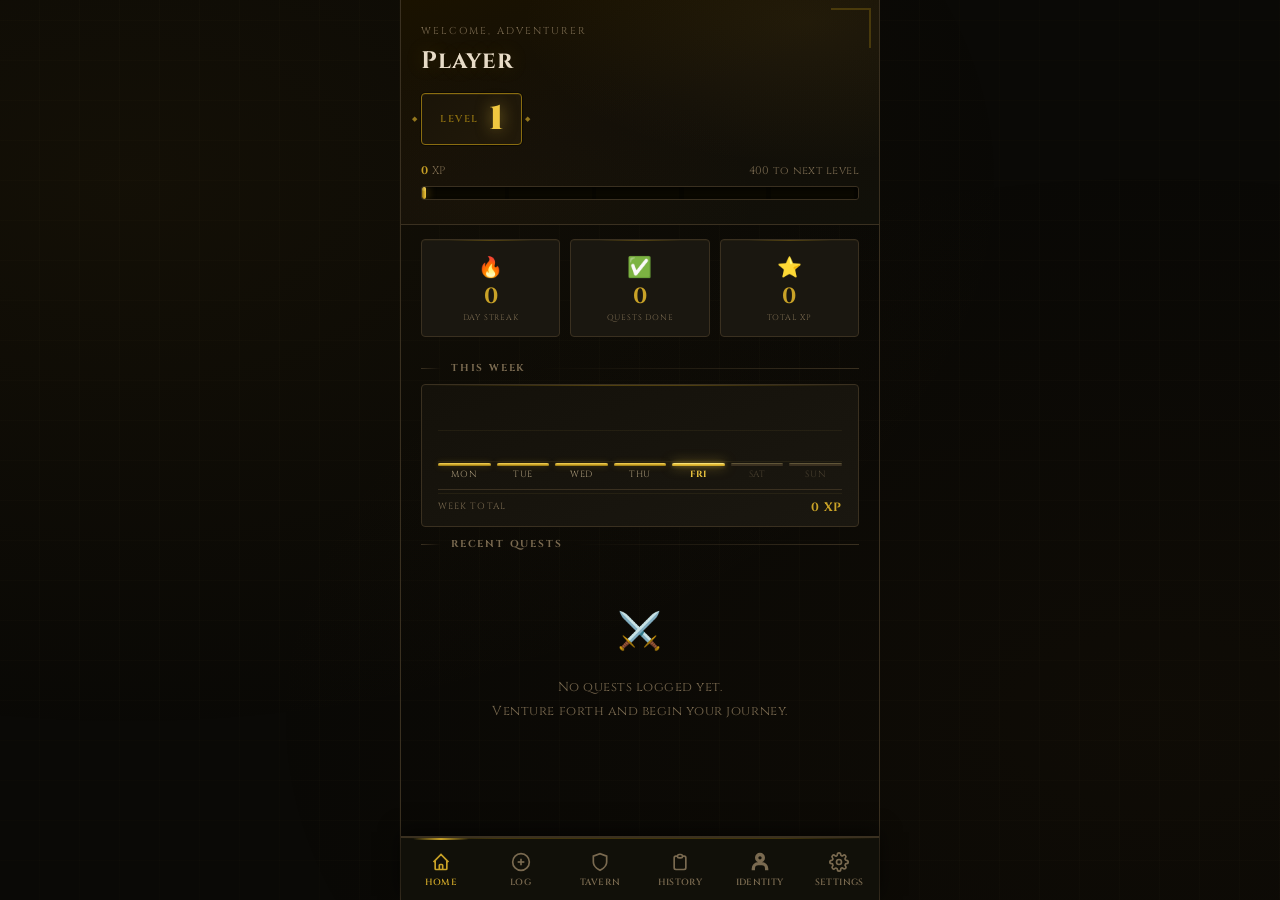
<file: index.html>
<!DOCTYPE html>
<html lang="en">
<head>
  <meta charset="UTF-8" />
  <meta name="viewport" content="width=device-width, initial-scale=1.0" />
  <title>Life RPG</title>
  <!-- Favicon & Apple Home Screen Icon -->
  <link rel="icon" type="image/svg+xml" href="icon.svg" />
  <link rel="apple-touch-icon" href="icon-apple.png" />
  <meta name="apple-mobile-web-app-capable" content="yes" />
  <meta name="apple-mobile-web-app-status-bar-style" content="black-translucent" />
  <meta name="apple-mobile-web-app-title" content="Life RPG" />
  <meta name="theme-color" content="#1a1a2e" />
  <link rel="stylesheet" href="style.css" />
</head>
<body>
  <div id="app">

    <!-- ── Screens ── -->
    <main id="screens">
      <section id="screen-dashboard" class="screen active"></section>
      <section id="screen-log"       class="screen"></section>
      <section id="screen-tavern"    class="screen"></section>
      <section id="screen-history"   class="screen"></section>
      <section id="screen-identity"  class="screen"></section>
      <section id="screen-settings"  class="screen"></section>
    </main>

    <!-- ── Bottom Tab Bar ── -->
    <nav id="tab-bar">
      <button class="tab active" data-tab="dashboard">
        <svg class="tab-icon" viewBox="0 0 24 24" fill="none" stroke="currentColor" stroke-width="2">
          <path d="M3 12l2-2m0 0l7-7 7 7M5 10v10a1 1 0 001 1h3m10-11l2 2m-2-2v10a1 1 0 01-1 1h-3m-6 0a1 1 0 001-1v-4a1 1 0 011-1h2a1 1 0 011 1v4a1 1 0 001 1m-6 0h6"/>
        </svg>
        <span class="tab-label">Home</span>
      </button>
      <button class="tab" data-tab="log">
        <svg class="tab-icon" viewBox="0 0 24 24" fill="none" stroke="currentColor" stroke-width="2">
          <circle cx="12" cy="12" r="10"/><line x1="12" y1="8" x2="12" y2="16"/><line x1="8" y1="12" x2="16" y2="12"/>
        </svg>
        <span class="tab-label">Log</span>
      </button>
      <button class="tab" data-tab="tavern">
        <svg class="tab-icon" viewBox="0 0 24 24" fill="none" stroke="currentColor" stroke-width="2">
          <path d="M12 22s8-4 8-10V5l-8-3-8 3v7c0 6 8 10 8 10z"/>
        </svg>
        <span class="tab-label">Tavern</span>
      </button>
      <button class="tab" data-tab="history">
        <svg class="tab-icon" viewBox="0 0 24 24" fill="none" stroke="currentColor" stroke-width="2">
          <path d="M9 5H7a2 2 0 00-2 2v12a2 2 0 002 2h10a2 2 0 002-2V7a2 2 0 00-2-2h-2M9 5a2 2 0 002 2h2a2 2 0 002-2M9 5a2 2 0 012-2h2a2 2 0 012 2"/>
        </svg>
        <span class="tab-label">History</span>
      </button>
      <button class="tab" data-tab="identity">
        <svg class="tab-icon" viewBox="0 0 24 24" fill="none" stroke="currentColor" stroke-width="2">
          <path d="M12 2a5 5 0 1 0 5 5 5 5 0 0 0-5-5zm0 8a3 3 0 1 1 3-3 3 3 0 0 1-3 3zm9 11v-1a7 7 0 0 0-7-7h-4a7 7 0 0 0-7 7v1h2v-1a5 5 0 0 1 5-5h4a5 5 0 0 1 5 5v1z"/>
        </svg>
        <span class="tab-label">Identity</span>
      </button>
      <button class="tab" data-tab="settings">
        <svg class="tab-icon" viewBox="0 0 24 24" fill="none" stroke="currentColor" stroke-width="2">
          <circle cx="12" cy="12" r="3"/>
          <path d="M19.4 15a1.65 1.65 0 00.33 1.82l.06.06a2 2 0 010 2.83 2 2 0 01-2.83 0l-.06-.06a1.65 1.65 0 00-1.82-.33 1.65 1.65 0 00-1 1.51V21a2 2 0 01-4 0v-.09A1.65 1.65 0 009 19.4a1.65 1.65 0 00-1.82.33l-.06.06a2 2 0 01-2.83-2.83l.06-.06A1.65 1.65 0 004.68 15a1.65 1.65 0 00-1.51-1H3a2 2 0 010-4h.09A1.65 1.65 0 004.6 9a1.65 1.65 0 00-.33-1.82l-.06-.06a2 2 0 012.83-2.83l.06.06A1.65 1.65 0 009 4.68a1.65 1.65 0 001-1.51V3a2 2 0 014 0v.09a1.65 1.65 0 001 1.51 1.65 1.65 0 001.82-.33l.06-.06a2 2 0 012.83 2.83l-.06.06A1.65 1.65 0 0019.4 9a1.65 1.65 0 001.51 1H21a2 2 0 010 4h-.09a1.65 1.65 0 00-1.51 1z"/>
        </svg>
        <span class="tab-label">Settings</span>
      </button>
    </nav>

  </div><!-- #app -->

  <!-- ── XP Toast ── -->
  <div id="xp-toast" aria-live="polite"></div>

  <!-- ── Level-up Overlay ── -->
  <div id="levelup-overlay" aria-hidden="true">
    <div class="levelup-ring"></div>
    <div class="levelup-ring levelup-ring-2"></div>
    <div class="levelup-particles-wrap" id="levelup-particles"></div>
    <div class="levelup-inner">
      <div class="levelup-label">LEVEL UP</div>
      <div class="levelup-number" id="levelup-number"></div>
      <div class="levelup-sub">Thy power grows, adventurer</div>
      <div class="levelup-tap">Tap to continue</div>
    </div>
  </div>

  <!-- ── Tavern Confirm Modal ── -->
  <div id="tavern-confirm" class="tavern-confirm-overlay" aria-hidden="true">
    <div class="tavern-confirm-box">
      <div class="tavern-confirm-npc" id="tavern-confirm-npc"></div>
      <div class="tavern-confirm-title">Mark as complete?</div>
      <div class="tavern-confirm-quest" id="tavern-confirm-quest"></div>
      <div class="tavern-confirm-xp" id="tavern-confirm-xp"></div>
      <div class="tavern-confirm-btns">
        <button class="btn-confirm-cancel" id="btn-confirm-cancel">Cancel</button>
        <button class="btn-confirm-ok" id="btn-confirm-ok">Complete ✓</button>
      </div>
    </div>
  </div>

  <!-- Generate apple-touch-icon PNG from SVG at runtime -->
  <script>
  (function(){
    var img = new Image();
    img.onload = function(){
      var c = document.createElement('canvas');
      c.width = 180; c.height = 180;
      var ctx = c.getContext('2d');
      ctx.drawImage(img, 0, 0, 180, 180);
      c.toBlob(function(blob){
        var url = URL.createObjectURL(blob);
        var link = document.querySelector('link[rel="apple-touch-icon"]');
        if(link) link.href = url;
      }, 'image/png');
    };
    img.src = 'icon.svg';
  })();
  </script>

  <script src="npcs.js"></script>
  <script src="data.js"></script>
  <script src="app.js"></script>
</body>
</html>
</file>
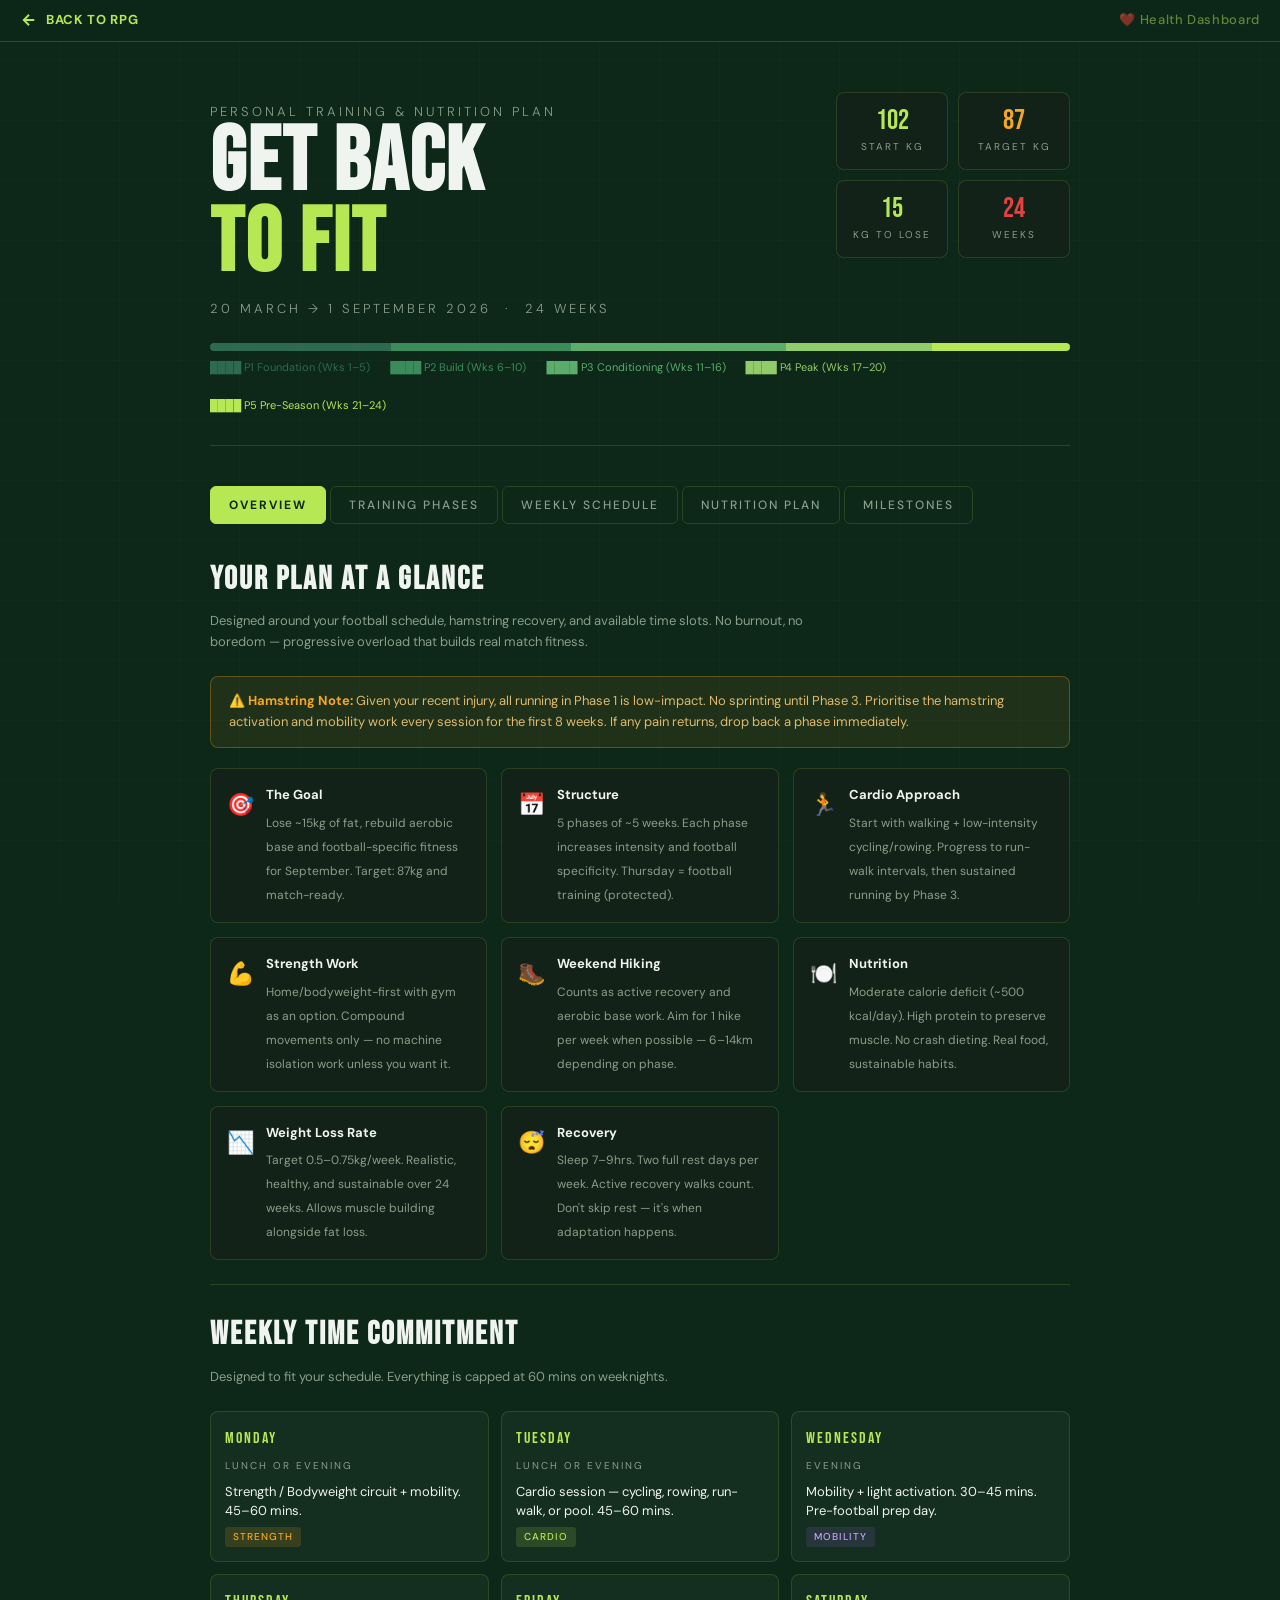
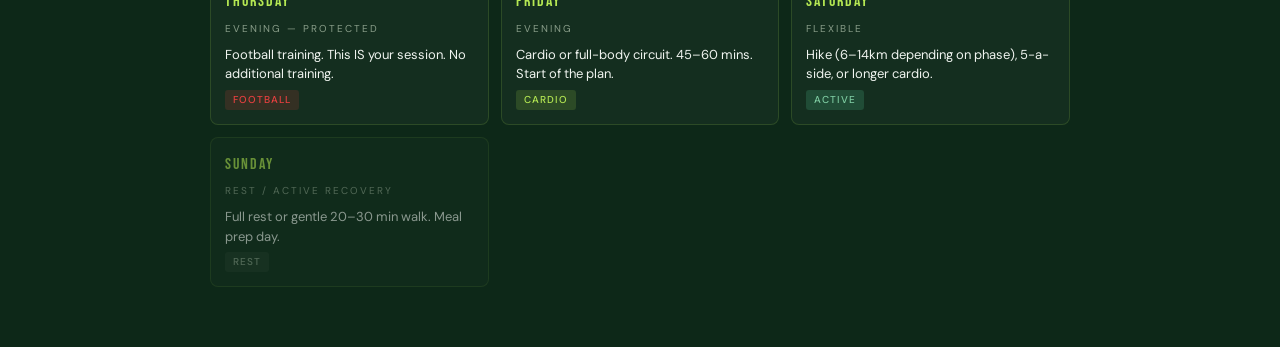
<file: health-dashboard.html>
<!DOCTYPE html>
<html lang="en">
<head>
<meta charset="UTF-8">
<meta name="viewport" content="width=device-width, initial-scale=1.0">
<title>Football Fitness Plan 2026</title>
<link href="https://fonts.googleapis.com/css2?family=Bebas+Neue&family=DM+Sans:ital,wght@0,300;0,400;0,500;0,700;1,300&display=swap" rel="stylesheet">
<style>
  :root {
    --grass: #1a472a;
    --grass-light: #2d6a4f;
    --pitch: #0d2818;
    --lime: #b5e853;
    --amber: #f5a623;
    --red: #e84040;
    --white: #f0f4f0;
    --grey: #8a9e8a;
    --card-bg: #122219;
    --border: rgba(181,232,83,0.15);
  }

  * { margin: 0; padding: 0; box-sizing: border-box; }

  body {
    background: var(--pitch);
    color: var(--white);
    font-family: 'DM Sans', sans-serif;
    font-size: 15px;
    line-height: 1.6;
    min-height: 100vh;
  }

  /* Pitch lines background */
  body::before {
    content: '';
    position: fixed;
    inset: 0;
    background-image:
      repeating-linear-gradient(
        90deg,
        transparent,
        transparent 59px,
        rgba(255,255,255,0.015) 59px,
        rgba(255,255,255,0.015) 60px
      ),
      repeating-linear-gradient(
        0deg,
        transparent,
        transparent 59px,
        rgba(255,255,255,0.015) 59px,
        rgba(255,255,255,0.015) 60px
      );
    pointer-events: none;
    z-index: 0;
  }

  .container {
    max-width: 900px;
    margin: 0 auto;
    padding: 0 20px 60px;
    position: relative;
    z-index: 1;
  }

  /* HEADER */
  header {
    padding: 50px 0 30px;
    border-bottom: 1px solid var(--border);
    margin-bottom: 40px;
  }

  .header-top {
    display: flex;
    justify-content: space-between;
    align-items: flex-start;
    gap: 20px;
    flex-wrap: wrap;
  }

  .title-block h1 {
    font-family: 'Bebas Neue', sans-serif;
    font-size: clamp(52px, 10vw, 90px);
    line-height: 0.9;
    letter-spacing: 2px;
    color: var(--white);
  }

  .title-block h1 span {
    color: var(--lime);
    display: block;
  }

  .title-block .subtitle {
    font-size: 13px;
    letter-spacing: 3px;
    text-transform: uppercase;
    color: var(--grey);
    margin-top: 10px;
    font-weight: 300;
  }

  .stats-grid {
    display: grid;
    grid-template-columns: repeat(2, 1fr);
    gap: 10px;
    min-width: 200px;
  }

  .stat-card {
    background: var(--card-bg);
    border: 1px solid var(--border);
    border-radius: 8px;
    padding: 14px 16px;
    text-align: center;
  }

  .stat-card .val {
    font-family: 'Bebas Neue', sans-serif;
    font-size: 28px;
    color: var(--lime);
    line-height: 1;
  }

  .stat-card .lbl {
    font-size: 10px;
    letter-spacing: 2px;
    text-transform: uppercase;
    color: var(--grey);
    margin-top: 4px;
  }

  .phase-bar {
    display: flex;
    gap: 0;
    border-radius: 6px;
    overflow: hidden;
    margin-top: 30px;
    height: 8px;
  }

  .phase-bar div {
    height: 100%;
    transition: opacity 0.2s;
  }

  .phase-bar div:hover { opacity: 0.8; }

  /* NAV TABS */
  .tabs {
    display: flex;
    gap: 4px;
    flex-wrap: wrap;
    margin-bottom: 30px;
  }

  .tab {
    font-family: 'DM Sans', sans-serif;
    font-size: 12px;
    letter-spacing: 2px;
    text-transform: uppercase;
    font-weight: 500;
    padding: 10px 18px;
    border-radius: 6px;
    cursor: pointer;
    border: 1px solid var(--border);
    background: transparent;
    color: var(--grey);
    transition: all 0.2s;
  }

  .tab:hover { color: var(--white); border-color: rgba(181,232,83,0.4); }

  .tab.active {
    background: var(--lime);
    color: var(--pitch);
    border-color: var(--lime);
    font-weight: 700;
  }

  /* SECTIONS */
  .section { display: none; }
  .section.active { display: block; }

  /* PHASE CARDS */
  .phase {
    background: var(--card-bg);
    border: 1px solid var(--border);
    border-radius: 12px;
    margin-bottom: 20px;
    overflow: hidden;
  }

  .phase-header {
    display: flex;
    align-items: center;
    gap: 16px;
    padding: 20px 24px;
    cursor: pointer;
    user-select: none;
    transition: background 0.2s;
  }

  .phase-header:hover { background: rgba(181,232,83,0.04); }

  .phase-num {
    font-family: 'Bebas Neue', sans-serif;
    font-size: 40px;
    color: var(--lime);
    line-height: 1;
    min-width: 40px;
    opacity: 0.4;
  }

  .phase-info h3 {
    font-family: 'Bebas Neue', sans-serif;
    font-size: 22px;
    letter-spacing: 1px;
    color: var(--white);
  }

  .phase-info .meta {
    font-size: 12px;
    color: var(--grey);
    letter-spacing: 1px;
  }

  .phase-badge {
    margin-left: auto;
    font-size: 11px;
    letter-spacing: 2px;
    text-transform: uppercase;
    padding: 5px 12px;
    border-radius: 20px;
    font-weight: 500;
  }

  .phase-toggle {
    font-size: 20px;
    color: var(--grey);
    transition: transform 0.3s;
    margin-left: 8px;
  }

  .phase.open .phase-toggle { transform: rotate(180deg); }

  .phase-body {
    display: none;
    padding: 0 24px 24px;
    border-top: 1px solid var(--border);
  }

  .phase.open .phase-body { display: block; }

  /* WEEKLY SCHEDULE */
  .week-grid {
    display: grid;
    grid-template-columns: repeat(auto-fill, minmax(220px, 1fr));
    gap: 12px;
    margin-top: 20px;
  }

  .day-card {
    background: rgba(255,255,255,0.03);
    border: 1px solid var(--border);
    border-radius: 8px;
    padding: 14px;
  }

  .day-card.rest { opacity: 0.55; }

  .day-name {
    font-family: 'Bebas Neue', sans-serif;
    font-size: 16px;
    letter-spacing: 2px;
    color: var(--lime);
    margin-bottom: 6px;
  }

  .day-type {
    font-size: 10px;
    letter-spacing: 2px;
    text-transform: uppercase;
    color: var(--grey);
    margin-bottom: 8px;
  }

  .day-detail {
    font-size: 13px;
    color: var(--white);
    line-height: 1.5;
  }

  .tag {
    display: inline-block;
    font-size: 10px;
    letter-spacing: 1px;
    text-transform: uppercase;
    padding: 2px 8px;
    border-radius: 3px;
    margin-top: 6px;
    font-weight: 500;
  }

  .tag-cardio { background: rgba(181,232,83,0.15); color: var(--lime); }
  .tag-strength { background: rgba(245,166,35,0.15); color: var(--amber); }
  .tag-football { background: rgba(232,64,64,0.15); color: var(--red); }
  .tag-hike { background: rgba(45,106,79,0.5); color: #7ecba1; }
  .tag-rest { background: rgba(138,158,138,0.1); color: var(--grey); }
  .tag-mobility { background: rgba(150,100,220,0.15); color: #c4a0ff; }

  /* WORKOUT BLOCKS */
  .workout-block {
    margin-top: 16px;
    padding: 16px;
    background: rgba(255,255,255,0.03);
    border-radius: 8px;
    border-left: 3px solid var(--lime);
  }

  .workout-block.amber { border-left-color: var(--amber); }
  .workout-block.red { border-left-color: var(--red); }
  .workout-block.purple { border-left-color: #c4a0ff; }

  .workout-title {
    font-family: 'Bebas Neue', sans-serif;
    font-size: 16px;
    letter-spacing: 1px;
    margin-bottom: 8px;
    color: var(--white);
  }

  .workout-block ul {
    padding-left: 16px;
    font-size: 13px;
    color: rgba(240,244,240,0.8);
  }

  .workout-block ul li { margin-bottom: 4px; }

  /* NUTRITION */
  .macro-grid {
    display: grid;
    grid-template-columns: repeat(auto-fill, minmax(160px, 1fr));
    gap: 12px;
    margin: 20px 0;
  }

  .macro-card {
    background: var(--card-bg);
    border: 1px solid var(--border);
    border-radius: 8px;
    padding: 16px;
    text-align: center;
  }

  .macro-card .macro-val {
    font-family: 'Bebas Neue', sans-serif;
    font-size: 36px;
    line-height: 1;
  }

  .macro-card .macro-unit {
    font-size: 13px;
    color: var(--grey);
  }

  .macro-card .macro-lbl {
    font-size: 11px;
    letter-spacing: 2px;
    text-transform: uppercase;
    color: var(--grey);
    margin-top: 6px;
  }

  /* MEAL PLAN */
  .meal {
    padding: 14px 0;
    border-bottom: 1px solid var(--border);
    display: grid;
    grid-template-columns: 90px 1fr auto;
    gap: 16px;
    align-items: start;
  }

  .meal:last-child { border-bottom: none; }

  .meal-time {
    font-family: 'Bebas Neue', sans-serif;
    font-size: 14px;
    letter-spacing: 2px;
    color: var(--lime);
  }

  .meal-name {
    font-weight: 500;
    font-size: 14px;
    margin-bottom: 3px;
  }

  .meal-desc {
    font-size: 12px;
    color: var(--grey);
    line-height: 1.5;
  }

  .meal-cals {
    font-family: 'Bebas Neue', sans-serif;
    font-size: 18px;
    color: var(--amber);
    white-space: nowrap;
  }

  /* RULES / TIPS */
  .rules {
    display: grid;
    grid-template-columns: repeat(auto-fill, minmax(260px, 1fr));
    gap: 14px;
    margin-top: 20px;
  }

  .rule {
    background: var(--card-bg);
    border: 1px solid var(--border);
    border-radius: 8px;
    padding: 16px;
    display: flex;
    gap: 12px;
    align-items: flex-start;
  }

  .rule-icon {
    font-size: 22px;
    flex-shrink: 0;
    margin-top: 2px;
  }

  .rule-text strong {
    display: block;
    font-size: 13px;
    margin-bottom: 4px;
  }

  .rule-text span {
    font-size: 12px;
    color: var(--grey);
    line-height: 1.5;
  }

  /* WEIGHT TRACKER */
  .tracker-row {
    display: grid;
    grid-template-columns: 1fr 80px 80px 100px;
    gap: 10px;
    padding: 10px 0;
    border-bottom: 1px solid var(--border);
    align-items: center;
    font-size: 13px;
  }

  .tracker-row.header {
    font-size: 10px;
    letter-spacing: 2px;
    text-transform: uppercase;
    color: var(--grey);
    border-bottom: 1px solid rgba(181,232,83,0.3);
    padding-bottom: 8px;
    margin-bottom: 4px;
  }

  .milestone { color: var(--lime); font-weight: 500; }
  .milestone-note { font-size: 11px; color: var(--grey); }

  /* PROGRESS BAR */
  .progress-wrap {
    background: rgba(255,255,255,0.06);
    border-radius: 4px;
    height: 6px;
    overflow: hidden;
    margin-top: 4px;
  }

  .progress-fill {
    height: 100%;
    border-radius: 4px;
    background: linear-gradient(90deg, var(--grass-light), var(--lime));
  }

  /* SECTION HEADER */
  .section-header {
    margin-bottom: 24px;
  }

  .section-header h2 {
    font-family: 'Bebas Neue', sans-serif;
    font-size: 32px;
    letter-spacing: 2px;
    color: var(--white);
  }

  .section-header p {
    color: var(--grey);
    font-size: 13px;
    margin-top: 6px;
    max-width: 600px;
  }

  /* DIVIDER */
  .divider {
    height: 1px;
    background: var(--border);
    margin: 24px 0;
  }

  /* ALERT BOX */
  .alert {
    background: rgba(245,166,35,0.08);
    border: 1px solid rgba(245,166,35,0.3);
    border-radius: 8px;
    padding: 14px 18px;
    font-size: 13px;
    color: rgba(245,200,120,0.9);
    margin-bottom: 20px;
    line-height: 1.6;
  }

  .alert strong { color: var(--amber); }

  /* SCROLLBAR */
  ::-webkit-scrollbar { width: 6px; }
  ::-webkit-scrollbar-track { background: var(--pitch); }
  ::-webkit-scrollbar-thumb { background: var(--grass); border-radius: 3px; }

  @media (max-width: 600px) {
    .header-top { flex-direction: column; }
    .meal { grid-template-columns: 80px 1fr; }
    .meal-cals { display: none; }
    .tracker-row { grid-template-columns: 1fr 70px 90px; }
    .tracker-row .tracker-note { display: none; }
  }
</style>
<style>
  .rpg-back-nav {
    position: sticky;
    top: 0;
    z-index: 999;
    background: rgba(13, 40, 24, 0.96);
    backdrop-filter: blur(8px);
    border-bottom: 1px solid rgba(181,232,83,0.2);
    display: flex;
    align-items: center;
    justify-content: space-between;
    padding: 10px 20px;
  }
  .rpg-back-btn {
    display: inline-flex;
    align-items: center;
    gap: 8px;
    color: #b5e853;
    text-decoration: none;
    font-size: 13px;
    font-weight: 700;
    letter-spacing: 0.05em;
    text-transform: uppercase;
    transition: opacity 0.2s;
  }
  .rpg-back-btn:hover { opacity: 0.75; }
  .rpg-back-title {
    font-size: 13px;
    color: rgba(181,232,83,0.5);
    font-weight: 500;
    letter-spacing: 0.05em;
  }
</style>
</head>
<body>
<div class="rpg-back-nav">
  <a class="rpg-back-btn" href="index.html">
    <svg width="18" height="18" viewBox="0 0 24 24" fill="none" stroke="currentColor" stroke-width="2.5"><path d="M19 12H5M12 5l-7 7 7 7"/></svg>
    Back to RPG
  </a>
  <span class="rpg-back-title">❤️ Health Dashboard</span>
</div>
<div class="container">

  <!-- HEADER -->
  <header>
    <div class="header-top">
      <div class="title-block">
        <div class="subtitle">Personal Training & Nutrition Plan</div>
        <h1>Get Back<span>To Fit</span></h1>
        <div class="subtitle" style="margin-top:14px;">20 March → 1 September 2026 &nbsp;·&nbsp; 24 Weeks</div>
      </div>
      <div class="stats-grid">
        <div class="stat-card">
          <div class="val">102</div>
          <div class="lbl">Start kg</div>
        </div>
        <div class="stat-card">
          <div class="val" style="color:var(--amber)">87</div>
          <div class="lbl">Target kg</div>
        </div>
        <div class="stat-card">
          <div class="val">15</div>
          <div class="lbl">kg to lose</div>
        </div>
        <div class="stat-card">
          <div class="val" style="color:var(--red)">24</div>
          <div class="lbl">Weeks</div>
        </div>
      </div>
    </div>
    <div class="phase-bar" style="margin-top:24px;">
      <div style="width:21%;background:#2d6a4f;" title="Phase 1: Foundation"></div>
      <div style="width:21%;background:#3a8c5a;" title="Phase 2: Build"></div>
      <div style="width:25%;background:#5aad6a;" title="Phase 3: Conditioning"></div>
      <div style="width:17%;background:#92cc6a;" title="Phase 4: Peak"></div>
      <div style="width:16%;background:var(--lime);" title="Phase 5: Pre-Season"></div>
    </div>
    <div style="display:flex;gap:20px;margin-top:8px;flex-wrap:wrap;">
      <span style="font-size:11px;color:#2d6a4f;">████ P1 Foundation (Wks 1–5)</span>
      <span style="font-size:11px;color:#3a8c5a;">████ P2 Build (Wks 6–10)</span>
      <span style="font-size:11px;color:#5aad6a;">████ P3 Conditioning (Wks 11–16)</span>
      <span style="font-size:11px;color:#92cc6a;">████ P4 Peak (Wks 17–20)</span>
      <span style="font-size:11px;color:var(--lime);">████ P5 Pre-Season (Wks 21–24)</span>
    </div>
  </header>

  <!-- TABS -->
  <div class="tabs">
    <button class="tab active" onclick="showTab('overview')">Overview</button>
    <button class="tab" onclick="showTab('phases')">Training Phases</button>
    <button class="tab" onclick="showTab('weekly')">Weekly Schedule</button>
    <button class="tab" onclick="showTab('nutrition')">Nutrition Plan</button>
    <button class="tab" onclick="showTab('milestones')">Milestones</button>
  </div>

  <!-- OVERVIEW -->
  <div id="overview" class="section active">
    <div class="section-header">
      <h2>Your Plan at a Glance</h2>
      <p>Designed around your football schedule, hamstring recovery, and available time slots. No burnout, no boredom — progressive overload that builds real match fitness.</p>
    </div>

    <div class="alert">
      <strong>⚠️ Hamstring Note:</strong> Given your recent injury, all running in Phase 1 is low-impact. No sprinting until Phase 3. Prioritise the hamstring activation and mobility work every session for the first 8 weeks. If any pain returns, drop back a phase immediately.
    </div>

    <div class="rules">
      <div class="rule">
        <div class="rule-icon">🎯</div>
        <div class="rule-text">
          <strong>The Goal</strong>
          <span>Lose ~15kg of fat, rebuild aerobic base and football-specific fitness for September. Target: 87kg and match-ready.</span>
        </div>
      </div>
      <div class="rule">
        <div class="rule-icon">📅</div>
        <div class="rule-text">
          <strong>Structure</strong>
          <span>5 phases of ~5 weeks. Each phase increases intensity and football specificity. Thursday = football training (protected).</span>
        </div>
      </div>
      <div class="rule">
        <div class="rule-icon">🏃</div>
        <div class="rule-text">
          <strong>Cardio Approach</strong>
          <span>Start with walking + low-intensity cycling/rowing. Progress to run-walk intervals, then sustained running by Phase 3.</span>
        </div>
      </div>
      <div class="rule">
        <div class="rule-icon">💪</div>
        <div class="rule-text">
          <strong>Strength Work</strong>
          <span>Home/bodyweight-first with gym as an option. Compound movements only — no machine isolation work unless you want it.</span>
        </div>
      </div>
      <div class="rule">
        <div class="rule-icon">🥾</div>
        <div class="rule-text">
          <strong>Weekend Hiking</strong>
          <span>Counts as active recovery and aerobic base work. Aim for 1 hike per week when possible — 6–14km depending on phase.</span>
        </div>
      </div>
      <div class="rule">
        <div class="rule-icon">🍽️</div>
        <div class="rule-text">
          <strong>Nutrition</strong>
          <span>Moderate calorie deficit (~500 kcal/day). High protein to preserve muscle. No crash dieting. Real food, sustainable habits.</span>
        </div>
      </div>
      <div class="rule">
        <div class="rule-icon">📉</div>
        <div class="rule-text">
          <strong>Weight Loss Rate</strong>
          <span>Target 0.5–0.75kg/week. Realistic, healthy, and sustainable over 24 weeks. Allows muscle building alongside fat loss.</span>
        </div>
      </div>
      <div class="rule">
        <div class="rule-icon">😴</div>
        <div class="rule-text">
          <strong>Recovery</strong>
          <span>Sleep 7–9hrs. Two full rest days per week. Active recovery walks count. Don't skip rest — it's when adaptation happens.</span>
        </div>
      </div>
    </div>

    <div class="divider"></div>

    <div class="section-header">
      <h2>Weekly Time Commitment</h2>
      <p>Designed to fit your schedule. Everything is capped at 60 mins on weeknights.</p>
    </div>

    <div class="week-grid">
      <div class="day-card">
        <div class="day-name">Monday</div>
        <div class="day-type">Lunch or Evening</div>
        <div class="day-detail">Strength / Bodyweight circuit + mobility. 45–60 mins.</div>
        <span class="tag tag-strength">Strength</span>
      </div>
      <div class="day-card">
        <div class="day-name">Tuesday</div>
        <div class="day-type">Lunch or Evening</div>
        <div class="day-detail">Cardio session — cycling, rowing, run-walk, or pool. 45–60 mins.</div>
        <span class="tag tag-cardio">Cardio</span>
      </div>
      <div class="day-card">
        <div class="day-name">Wednesday</div>
        <div class="day-type">Evening</div>
        <div class="day-detail">Mobility + light activation. 30–45 mins. Pre-football prep day.</div>
        <span class="tag tag-mobility">Mobility</span>
      </div>
      <div class="day-card">
        <div class="day-name">Thursday</div>
        <div class="day-type">Evening — Protected</div>
        <div class="day-detail">Football training. This IS your session. No additional training.</div>
        <span class="tag tag-football">Football</span>
      </div>
      <div class="day-card">
        <div class="day-name">Friday</div>
        <div class="day-type">Evening</div>
        <div class="day-detail">Cardio or full-body circuit. 45–60 mins. Start of the plan.</div>
        <span class="tag tag-cardio">Cardio</span>
      </div>
      <div class="day-card">
        <div class="day-name">Saturday</div>
        <div class="day-type">Flexible</div>
        <div class="day-detail">Hike (6–14km depending on phase), 5-a-side, or longer cardio.</div>
        <span class="tag tag-hike">Active</span>
      </div>
      <div class="day-card rest">
        <div class="day-name">Sunday</div>
        <div class="day-type">Rest / Active Recovery</div>
        <div class="day-detail">Full rest or gentle 20–30 min walk. Meal prep day.</div>
        <span class="tag tag-rest">Rest</span>
      </div>
    </div>
  </div>

  <!-- PHASES -->
  <div id="phases" class="section">
    <div class="section-header">
      <h2>The 5 Phases</h2>
      <p>Each phase builds on the last. Tap each phase to expand the full details.</p>
    </div>

    <!-- PHASE 1 -->
    <div class="phase open" id="p1">
      <div class="phase-header" onclick="togglePhase('p1')">
        <div class="phase-num">01</div>
        <div class="phase-info">
          <h3>Foundation — Wake Up the Engine</h3>
          <div class="meta">Weeks 1–5 &nbsp;·&nbsp; 20 Mar – 24 Apr &nbsp;·&nbsp; Target: –3.5kg → 98.5kg</div>
        </div>
        <span class="phase-badge" style="background:rgba(45,106,79,0.3);color:#7ecba1;">Low Intensity</span>
        <span class="phase-toggle">▼</span>
      </div>
      <div class="phase-body">
        <p style="color:var(--grey);font-size:13px;margin-bottom:16px;">Your body has been largely inactive. The goal here is NOT to smash yourself. It's to move consistently, build the habit, protect the hamstring, and begin burning calories steadily. Every session should feel like a 5–6/10 effort.</p>

        <div class="workout-block">
          <div class="workout-title">Mon – Full Body Bodyweight Circuit (45 mins)</div>
          <ul>
            <li>Warm-up: 5 min brisk walk + leg swings, hip circles, arm circles</li>
            <li>3 rounds: 12x Goblet squat (or bodyweight squat), 10x Push-up, 10x Dumbbell Romanian Deadlift (light, hamstring-safe), 15x Glute bridge, 12x Dumbbell row or band row</li>
            <li>Core: 3x 20s plank, 15x Dead bug, 10x Bird dog each side</li>
            <li>Cool-down: 5 min stretching — hip flexor, quad, calf, thoracic rotation</li>
            <li><strong>No heavy loading. Focus on form and moving well.</strong></li>
          </ul>
        </div>

        <div class="workout-block amber">
          <div class="workout-title">Tue – Low-Intensity Cardio (45–60 mins)</div>
          <ul>
            <li>Option A: Stationary bike — 45 mins steady, Zone 2 (conversational pace, ~60–65% max HR)</li>
            <li>Option B: Rowing machine — 30–40 mins steady, same effort level</li>
            <li>Option C: Brisk walk + incline treadmill — 50 mins total</li>
            <li><strong>No running yet.</strong> Zone 2 cardio is the single best fat-burning and aerobic base tool.</li>
            <li>If gym, use this day to add 2 sets of lat pulldown + chest press as bonus strength work</li>
          </ul>
        </div>

        <div class="workout-block purple">
          <div class="workout-title">Wed – Mobility & Activation (30–40 mins)</div>
          <ul>
            <li>Hip flexor stretch 3x45s each side</li>
            <li>Banded clamshells 3x15 each side (glute activation)</li>
            <li>Nordic curl eccentrics — 3x5 SLOW (hamstring injury prevention, critical)</li>
            <li>Thoracic rotation, world's greatest stretch 5 each side</li>
            <li>Foam roll: quads, IT band, glutes, upper back — 10 mins</li>
            <li>This session prepares you for Thursday football. Don't skip it.</li>
          </ul>
        </div>

        <div class="workout-block red">
          <div class="workout-title">Thu – Football Training (Protected)</div>
          <ul>
            <li>This counts as your high-intensity session for the week</li>
            <li>Communicate your hamstring history to your manager/coach if needed</li>
            <li>Warm-up on your own 10 mins before: dynamic stretching, short accelerations at 60% max</li>
            <li>Do NOT sprint at max effort yet — build up over 4–5 weeks</li>
          </ul>
        </div>

        <div class="workout-block amber">
          <div class="workout-title">Fri – Cardio Circuit (45–60 mins)</div>
          <ul>
            <li>20 min Zone 2 bike or row to warm up</li>
            <li>Then: 4 rounds of — 40s jumping jacks, 40s high knees (low impact option: fast marching), 40s step-ups, 40s mountain climbers, 40s rest</li>
            <li>Finish with 10 min walk/cool-down and stretching</li>
          </ul>
        </div>

        <div class="workout-block" style="border-left-color:#7ecba1;">
          <div class="workout-title">Sat – Hike (Weeks 1–3: 6–8km / Weeks 4–5: 10km)</div>
          <ul>
            <li>Choose hilly terrain where possible — more calorie burn, less joint stress than running</li>
            <li>Pack a healthy lunch and water (2L minimum)</li>
            <li>This is your longest calorie burn of the week. A 10km hike = ~600–800 kcal</li>
            <li>On weeks where hiking isn't possible: 60 min brisk walk or casual 5-a-side</li>
          </ul>
        </div>
      </div>
    </div>

    <!-- PHASE 2 -->
    <div class="phase" id="p2">
      <div class="phase-header" onclick="togglePhase('p2')">
        <div class="phase-num">02</div>
        <div class="phase-info">
          <h3>Build — Run-Walk & Load Up</h3>
          <div class="meta">Weeks 6–10 &nbsp;·&nbsp; 25 Apr – 29 May &nbsp;·&nbsp; Target: –4kg → 94.5kg</div>
        </div>
        <span class="phase-badge" style="background:rgba(58,140,90,0.3);color:#7ecba1;">Moderate</span>
        <span class="phase-toggle">▼</span>
      </div>
      <div class="phase-body">
        <p style="color:var(--grey);font-size:13px;margin-bottom:16px;">By now you should be moving consistently and your hamstring should be feeling much more robust. We introduce run-walk intervals, increase lifting load, and add one extra active session on weekends. Effort level: 6–7/10.</p>

        <div class="workout-block">
          <div class="workout-title">Mon – Progressive Strength (50–60 mins)</div>
          <ul>
            <li>Superset A: Dumbbell goblet squat 4x10 + Push-ups 4x12–15</li>
            <li>Superset B: Romanian deadlift 4x10 (moderate load) + Dumbbell row 4x10 each arm</li>
            <li>Superset C: Walking lunges 3x12 each leg + Overhead press 3x10</li>
            <li>Core finisher: 3 rounds — plank 30s, Russian twists 15 each, leg raises 10</li>
            <li>Gym alternative: Replace with barbell squats, bench press, deadlifts at moderate weights</li>
          </ul>
        </div>

        <div class="workout-block amber">
          <div class="workout-title">Tue – Run-Walk Intervals (45–55 mins)</div>
          <ul>
            <li>Warm-up: 5 min brisk walk</li>
            <li>Week 6–7: 1 min jog / 2 min walk × 10 rounds</li>
            <li>Week 8–9: 2 min jog / 1.5 min walk × 8 rounds</li>
            <li>Week 10: 3 min jog / 1 min walk × 7 rounds</li>
            <li>Cool-down: 5 min walk + hamstring stretch, calf stretch</li>
            <li>Run at a pace you can hold a conversation. This is NOT sprinting.</li>
          </ul>
        </div>

        <div class="workout-block purple">
          <div class="workout-title">Wed – Mobility + Ball Work (40 mins)</div>
          <ul>
            <li>Full mobility routine from Phase 1 (10 mins)</li>
            <li>Add: 20 mins of ball work if possible — juggling, passing against a wall, light dribbling</li>
            <li>Focus on touch and sharpening skills at low intensity</li>
          </ul>
        </div>

        <div class="workout-block red">
          <div class="workout-title">Thu – Football Training</div>
          <ul>
            <li>Begin pushing slightly harder this phase</li>
            <li>By Week 8–9, you can attempt 70–80% sprint efforts in training</li>
            <li>Still no max-effort sprints — accelerate firmly but don't go to the absolute limit</li>
          </ul>
        </div>

        <div class="workout-block amber">
          <div class="workout-title">Fri – Cardio / HIIT (45–60 mins)</div>
          <ul>
            <li>20 min Zone 2 warm-up (bike or row)</li>
            <li>6 rounds: 30s hard bike sprint / 90s easy — or 30s hard rowing / 90s easy</li>
            <li>Finish with 10 min cool-down</li>
            <li>Alternatively: Outdoor 40-min brisk walk/jog if weather is good</li>
          </ul>
        </div>

        <div class="workout-block" style="border-left-color:#7ecba1;">
          <div class="workout-title">Sat – Hike or Active Day (10–14km)</div>
          <ul>
            <li>Longer hikes now — aim for 10–14km with elevation gain where possible</li>
            <li>Alternative: 5-a-side game + 20 min jog before or after</li>
            <li>This phase, try to include at least 3 proper hikes across the 5 weeks</li>
          </ul>
        </div>
      </div>
    </div>

    <!-- PHASE 3 -->
    <div class="phase" id="p3">
      <div class="phase-header" onclick="togglePhase('p3')">
        <div class="phase-num">03</div>
        <div class="phase-info">
          <h3>Conditioning — Football Fitness</h3>
          <div class="meta">Weeks 11–16 &nbsp;·&nbsp; 30 May – 10 Jul &nbsp;·&nbsp; Target: –4.5kg → 90kg</div>
        </div>
        <span class="phase-badge" style="background:rgba(232,64,64,0.15);color:var(--red);">High Intensity</span>
        <span class="phase-toggle">▼</span>
      </div>
      <div class="phase-body">
        <p style="color:var(--grey);font-size:13px;margin-bottom:16px;">This is the heart of the plan. Continuous running replaces run-walk. Gym lifts get heavier. Football-specific conditioning (shuttle runs, change of direction) kicks in. Effort: 7–8/10. You should be feeling significantly lighter and fitter by now.</p>

        <div class="workout-block">
          <div class="workout-title">Mon – Compound Strength + Power (55–60 mins)</div>
          <ul>
            <li>Squat pattern: Bulgarian split squat 4x8 each or barbell back squat 4x6</li>
            <li>Hinge: Romanian Deadlift 4x8 (heavier now) or trap bar deadlift</li>
            <li>Push: Dumbbell bench press or floor press 4x10</li>
            <li>Pull: Dumbbell rows or pull-ups 4x8–10</li>
            <li>Power finisher: 3x5 box jumps or 3x10 med ball slams (football power)</li>
          </ul>
        </div>

        <div class="workout-block amber">
          <div class="workout-title">Tue – Continuous Run (40–50 mins)</div>
          <ul>
            <li>Week 11–12: 25–30 min easy continuous run (no walk breaks)</li>
            <li>Week 13–14: 35 min run with middle 10 mins at moderate-hard effort</li>
            <li>Week 15–16: 40–45 min run — last 15 mins comfortably hard</li>
            <li>Running pace target: you can speak in short sentences but it's not easy</li>
          </ul>
        </div>

        <div class="workout-block amber">
          <div class="workout-title">Fri – Football Conditioning (55 mins)</div>
          <ul>
            <li>Warm-up: 10 min jog + dynamic drills</li>
            <li>Shuttle runs: 5x 10m, 5x 20m — rest 60s between each</li>
            <li>Cone agility: T-drill or 5-10-5 drill × 6 reps</li>
            <li>Transition runs: 30s hard run / 30s jog × 8 reps (mimics match intensity)</li>
            <li>Cool-down: 5 min walk + full stretch</li>
          </ul>
        </div>

        <div class="workout-block" style="border-left-color:#7ecba1;">
          <div class="workout-title">Sat – Hike or 5-a-side + Run</div>
          <ul>
            <li>Hike: 12–16km with decent elevation — you're fit enough now to push distance</li>
            <li>Alt: 5-a-side game + 20–30 min recovery run beforehand</li>
            <li>These big weekends maintain high weekly calorie output and mental freshness</li>
          </ul>
        </div>
      </div>
    </div>

    <!-- PHASE 4 -->
    <div class="phase" id="p4">
      <div class="phase-header" onclick="togglePhase('p4')">
        <div class="phase-num">04</div>
        <div class="phase-info">
          <h3>Peak — Match Sharpness</h3>
          <div class="meta">Weeks 17–20 &nbsp;·&nbsp; 11 Jul – 7 Aug &nbsp;·&nbsp; Target: –4kg → 89kg</div>
        </div>
        <span class="phase-badge" style="background:rgba(245,166,35,0.15);color:var(--amber);">Very High</span>
        <span class="phase-toggle">▼</span>
      </div>
      <div class="phase-body">
        <p style="color:var(--grey);font-size:13px;margin-bottom:16px;">Training now resembles match conditions. Strength work is maintained not increased. Cardio is interval-heavy and football-specific. You should be feeling sharp, confident, and close to your target weight.</p>

        <div class="workout-block red">
          <div class="workout-title">Tue – Football Interval Session (50 mins)</div>
          <ul>
            <li>6x 200m at 80–85% max effort — 90s rest between</li>
            <li>4x 50m sprint accelerations at near-max — walk back recovery</li>
            <li>Agility ladder (if available) or cone work 10 mins</li>
            <li>This is your key aerobic/anaerobic session of the week</li>
          </ul>
        </div>

        <div class="workout-block">
          <div class="workout-title">Mon – Strength Maintenance (45 mins)</div>
          <ul>
            <li>Reduce volume, maintain load: Squat 3x5, RDL 3x6, Press 3x8, Row 3x8</li>
            <li>Plyometric: Box jump 3x5, lateral bounds 3x6 each side</li>
            <li>Goal: maintain muscle, not build — keep sessions shorter and intense</li>
          </ul>
        </div>

        <div class="workout-block amber">
          <div class="workout-title">Fri – Tempo Run (40 mins)</div>
          <ul>
            <li>10 min easy warm-up run</li>
            <li>20 min at tempo pace (uncomfortable but sustainable — 7–8/10 effort)</li>
            <li>10 min easy cool-down</li>
            <li>Simulates the sustained effort of a football half</li>
          </ul>
        </div>

        <div class="workout-block" style="border-left-color:#7ecba1;">
          <div class="workout-title">Sat – 5-a-side / Match or Hike</div>
          <ul>
            <li>Prioritise 5-a-side or any football game this phase</li>
            <li>Hiking still welcome but reduce to 10–12km as overall training load is high</li>
            <li>You're sharpening game fitness now</li>
          </ul>
        </div>
      </div>
    </div>

    <!-- PHASE 5 -->
    <div class="phase" id="p5">
      <div class="phase-header" onclick="togglePhase('p5')">
        <div class="phase-num">05</div>
        <div class="phase-info">
          <h3>Pre-Season Sharpener</h3>
          <div class="meta">Weeks 21–24 &nbsp;·&nbsp; 8 Aug – 1 Sep &nbsp;·&nbsp; Target: –2.5kg → 87kg ✓</div>
        </div>
        <span class="phase-badge" style="background:rgba(181,232,83,0.15);color:var(--lime);">Season Ready</span>
        <span class="phase-toggle">▼</span>
      </div>
      <div class="phase-body">
        <p style="color:var(--grey);font-size:13px;margin-bottom:16px;">You're essentially doing pre-season work now. High-quality, low-volume training. You want to feel fresh, fast and sharp on opening day — not exhausted. Taper slightly in week 23–24.</p>

        <div class="workout-block red">
          <div class="workout-title">Tue – Speed & Agility (45 mins)</div>
          <ul>
            <li>Full sprint work: 8x 40m at 90–100% — full recovery between</li>
            <li>Change of direction: 5-10-5 drill, T-drill × 5 each</li>
            <li>Small-sided game if possible (2v2 or 3v3)</li>
          </ul>
        </div>

        <div class="workout-block">
          <div class="workout-title">Mon – Power & Maintenance (40 mins)</div>
          <ul>
            <li>Squat 3x4 heavy, RDL 3x5 heavy, Explosive push-ups 3x8</li>
            <li>Med ball throws 3x6 (power output)</li>
            <li>In week 23–24: reduce to 2 sets of each</li>
          </ul>
        </div>

        <div class="workout-block amber">
          <div class="workout-title">Fri – Short Sharp Run (30 mins)</div>
          <ul>
            <li>10 min warm-up, 4x 3min at 85% effort / 2 min easy, 10 min cool-down</li>
            <li>Week 23–24: replace with 30 min easy jog only — taper!</li>
          </ul>
        </div>

        <div class="workout-block" style="border-left-color:#7ecba1;">
          <div class="workout-title">Sat – Final Hike or Rest</div>
          <ul>
            <li>One last big hike (Week 21–22) — celebrate how far you've come</li>
            <li>Week 23–24: gentle walks only. Save the legs for matchday.</li>
          </ul>
        </div>
      </div>
    </div>
  </div>

  <!-- WEEKLY SCHEDULE VIEW -->
  <div id="weekly" class="section">
    <div class="section-header">
      <h2>Weekly Schedule Template</h2>
      <p>How a typical training week looks across the plan, with the logic behind each day.</p>
    </div>

    <div class="alert">
      <strong>🔑 Key principle:</strong> Wednesday is deliberately easy. It's a buffer before Thursday football. Monday–Tuesday is your hard work window. The weekend's active day keeps weekly calorie burn high without formal gym sessions.
    </div>

    <div style="background:var(--card-bg);border:1px solid var(--border);border-radius:12px;overflow:hidden;">
      <div style="padding:20px 24px 0;">
        <table style="width:100%;border-collapse:collapse;font-size:13px;">
          <thead>
            <tr style="border-bottom:1px solid rgba(181,232,83,0.3);">
              <th style="text-align:left;padding:8px 0;font-size:10px;letter-spacing:2px;text-transform:uppercase;color:var(--grey);font-weight:500;">Day</th>
              <th style="text-align:left;padding:8px 12px;font-size:10px;letter-spacing:2px;text-transform:uppercase;color:var(--grey);font-weight:500;">Phase 1–2</th>
              <th style="text-align:left;padding:8px 12px;font-size:10px;letter-spacing:2px;text-transform:uppercase;color:var(--grey);font-weight:500;">Phase 3–4</th>
              <th style="text-align:left;padding:8px 0;font-size:10px;letter-spacing:2px;text-transform:uppercase;color:var(--grey);font-weight:500;">Duration</th>
            </tr>
          </thead>
          <tbody>
            <tr style="border-bottom:1px solid var(--border);">
              <td style="padding:12px 0;font-family:'Bebas Neue',sans-serif;font-size:16px;color:var(--lime);">MON</td>
              <td style="padding:12px 12px;color:var(--white);">Bodyweight circuit + mobility</td>
              <td style="padding:12px 12px;color:var(--white);">Heavy compound lifts + power</td>
              <td style="padding:12px 0;color:var(--grey);">45–60 min</td>
            </tr>
            <tr style="border-bottom:1px solid var(--border);">
              <td style="padding:12px 0;font-family:'Bebas Neue',sans-serif;font-size:16px;color:var(--lime);">TUE</td>
              <td style="padding:12px 12px;color:var(--white);">Zone 2 bike / row</td>
              <td style="padding:12px 12px;color:var(--white);">Run intervals / football conditioning</td>
              <td style="padding:12px 0;color:var(--grey);">45–55 min</td>
            </tr>
            <tr style="border-bottom:1px solid var(--border);">
              <td style="padding:12px 0;font-family:'Bebas Neue',sans-serif;font-size:16px;color:var(--lime);">WED</td>
              <td style="padding:12px 12px;color:var(--white);">Mobility + foam roll</td>
              <td style="padding:12px 12px;color:var(--white);">Mobility + ball work</td>
              <td style="padding:12px 0;color:var(--grey);">30–40 min</td>
            </tr>
            <tr style="border-bottom:1px solid var(--border);" >
              <td style="padding:12px 0;font-family:'Bebas Neue',sans-serif;font-size:16px;color:var(--red);">THU</td>
              <td style="padding:12px 12px;color:var(--white);">⚽ Football training</td>
              <td style="padding:12px 12px;color:var(--white);">⚽ Football training (push harder)</td>
              <td style="padding:12px 0;color:var(--grey);">60–90 min</td>
            </tr>
            <tr style="border-bottom:1px solid var(--border);">
              <td style="padding:12px 0;font-family:'Bebas Neue',sans-serif;font-size:16px;color:var(--lime);">FRI</td>
              <td style="padding:12px 12px;color:var(--white);">Cardio circuit / HIIT bike</td>
              <td style="padding:12px 12px;color:var(--white);">Football conditioning / tempo run</td>
              <td style="padding:12px 0;color:var(--grey);">45–60 min</td>
            </tr>
            <tr style="border-bottom:1px solid var(--border);">
              <td style="padding:12px 0;font-family:'Bebas Neue',sans-serif;font-size:16px;color:var(--amber);">SAT</td>
              <td style="padding:12px 12px;color:var(--white);">Hike 6–10km</td>
              <td style="padding:12px 12px;color:var(--white);">Hike 12–16km or 5-a-side</td>
              <td style="padding:12px 0;color:var(--grey);">2–4 hrs</td>
            </tr>
            <tr>
              <td style="padding:12px 0;font-family:'Bebas Neue',sans-serif;font-size:16px;color:var(--grey);">SUN</td>
              <td style="padding:12px 12px;color:var(--grey);">Full rest or gentle walk</td>
              <td style="padding:12px 12px;color:var(--grey);">Full rest (critical in Phase 3+)</td>
              <td style="padding:12px 0;color:var(--grey);">Rest</td>
            </tr>
          </tbody>
        </table>
      </div>
      <div style="padding:16px 24px;background:rgba(181,232,83,0.04);border-top:1px solid var(--border);">
        <span style="font-size:12px;color:var(--grey);">Sessions per week: <strong style="color:var(--white);">5–6</strong> &nbsp;·&nbsp; Total training time: <strong style="color:var(--white);">4–6 hrs</strong> &nbsp;·&nbsp; Football included as a session</span>
      </div>
    </div>

    <div class="divider"></div>

    <div class="section-header">
      <h2>Hamstring Rehab Protocol</h2>
      <p>To be done every Monday and Wednesday for the first 8 weeks, then 2x/week ongoing.</p>
    </div>

    <div class="rules">
      <div class="rule">
        <div class="rule-icon">1️⃣</div>
        <div class="rule-text">
          <strong>Nordic Curl Eccentrics (3x5)</strong>
          <span>Kneel, anchor feet. Lower your body as slowly as possible (3–5 seconds). Use arms to push back up. These are the gold standard for hamstring injury prevention in footballers.</span>
        </div>
      </div>
      <div class="rule">
        <div class="rule-icon">2️⃣</div>
        <div class="rule-text">
          <strong>Romanian Deadlift (3x10, light)</strong>
          <span>Hip hinge pattern. Strengthens hamstrings through length. Keep back flat, feel the stretch in the hamstring on the way down. Start very light — this is rehab, not strength training.</span>
        </div>
      </div>
      <div class="rule">
        <div class="rule-icon">3️⃣</div>
        <div class="rule-text">
          <strong>Glute Bridge Holds (3x30s)</strong>
          <span>Activates glutes and takes load off hamstrings. Squeeze hard at the top. Progress to single-leg bridges in Phase 2.</span>
        </div>
      </div>
      <div class="rule">
        <div class="rule-icon">4️⃣</div>
        <div class="rule-text">
          <strong>90/90 Hip Stretch (2x45s each)</strong>
          <span>Seated on floor, both legs at 90°. Lean into front hip. Addresses hip tightness that contributes to hamstring strain.</span>
        </div>
      </div>
      <div class="rule">
        <div class="rule-icon">5️⃣</div>
        <div class="rule-text">
          <strong>Straight-Leg Raise (3x15)</strong>
          <span>Lying flat, keep one leg straight and raise to 45°. Strengthens hip flexors and activates hamstring control at the joint.</span>
        </div>
      </div>
      <div class="rule">
        <div class="rule-icon">⚠️</div>
        <div class="rule-text">
          <strong>Rule: Stop if sharp pain</strong>
          <span>Tightness and mild discomfort is OK. Any sharp or sudden pain = stop, rest 2 days, drop back to previous phase. Consider physio if recurring.</span>
        </div>
      </div>
    </div>
  </div>

  <!-- NUTRITION -->
  <div id="nutrition" class="section">
    <div class="section-header">
      <h2>Nutrition Plan</h2>
      <p>Designed for sustainable fat loss while fuelling training and preserving muscle. ~500 kcal daily deficit. No fad dieting.</p>
    </div>

    <div class="alert">
      <strong>📊 Your Numbers:</strong> At 102kg and moderately active, your maintenance calories are roughly 2,600–2,800 kcal/day. Target intake: <strong>2,100–2,200 kcal on training days</strong>, <strong>1,900–2,000 kcal on rest days</strong>. As you lose weight and get fitter, recalculate every 4–5 weeks (drop ~50–75 kcal as weight reduces).
    </div>

    <div class="macro-grid">
      <div class="macro-card">
        <div class="macro-val" style="color:var(--red);">180g</div>
        <div class="macro-unit">per day</div>
        <div class="macro-lbl">Protein</div>
        <div style="font-size:11px;color:var(--grey);margin-top:6px;">~720 kcal · 1.8g/kg body weight</div>
      </div>
      <div class="macro-card">
        <div class="macro-val" style="color:var(--amber);">200g</div>
        <div class="macro-unit">per day</div>
        <div class="macro-lbl">Carbs</div>
        <div style="font-size:11px;color:var(--grey);margin-top:6px;">~800 kcal · Training fuel</div>
      </div>
      <div class="macro-card">
        <div class="macro-val" style="color:var(--lime);">65g</div>
        <div class="macro-unit">per day</div>
        <div class="macro-lbl">Fat</div>
        <div style="font-size:11px;color:var(--grey);margin-top:6px;">~585 kcal · Healthy fats only</div>
      </div>
      <div class="macro-card">
        <div class="macro-val" style="color:var(--white);">2,100</div>
        <div class="macro-unit">kcal training days</div>
        <div class="macro-lbl">Total Calories</div>
        <div style="font-size:11px;color:var(--grey);margin-top:6px;">1,900 kcal on rest days</div>
      </div>
    </div>

    <div class="divider"></div>

    <div class="section-header">
      <h2>Daily Meal Structure</h2>
      <p>A sample training day. Adapt portions to hunger — but keep protein high every meal.</p>
    </div>

    <div style="background:var(--card-bg);border:1px solid var(--border);border-radius:12px;padding:20px 24px;">
      <div class="meal">
        <div class="meal-time">07:00</div>
        <div>
          <div class="meal-name">Breakfast</div>
          <div class="meal-desc">4 scrambled eggs + 2 slices wholegrain toast + half avocado. Or: Greek yogurt (200g) + oats (50g) + handful berries + 1 tbsp nut butter.</div>
        </div>
        <div class="meal-cals">500</div>
      </div>
      <div class="meal">
        <div class="meal-time">10:30</div>
        <div>
          <div class="meal-name">Mid-Morning Snack</div>
          <div class="meal-desc">Handful of nuts (almonds/cashews) + 1 piece of fruit. Or: Protein shake (if needed for protein target). Skip if not hungry.</div>
        </div>
        <div class="meal-cals">200</div>
      </div>
      <div class="meal">
        <div class="meal-time">13:00</div>
        <div>
          <div class="meal-name">Lunch</div>
          <div class="meal-desc">Chicken/tuna/salmon (150–180g) + large salad or roasted veg + 1 serving of rice, quinoa, or sweet potato. Olive oil dressing.</div>
        </div>
        <div class="meal-cals">550</div>
      </div>
      <div class="meal">
        <div class="meal-time">16:30</div>
        <div>
          <div class="meal-name">Pre-Training Snack</div>
          <div class="meal-desc">Banana + rice cakes with peanut butter. Or: small bowl of oats. Eat 60–90 mins before training. Skip on rest days.</div>
        </div>
        <div class="meal-cals">250</div>
      </div>
      <div class="meal">
        <div class="meal-time">19:30</div>
        <div>
          <div class="meal-name">Dinner (Post-Training)</div>
          <div class="meal-desc">Lean protein (150–200g chicken, beef, fish, eggs) + large portion of veg + moderate carbs (rice, pasta, potato). Example: Salmon fillet + broccoli + new potatoes.</div>
        </div>
        <div class="meal-cals">600</div>
      </div>
    </div>

    <div class="divider"></div>

    <div class="section-header">
      <h2>Nutrition Rules</h2>
    </div>

    <div class="rules">
      <div class="rule">
        <div class="rule-icon">💧</div>
        <div class="rule-text">
          <strong>Hydration: 3L Water/Day</strong>
          <span>Drink 500ml on waking, 500ml pre-session, 500ml during, 500ml after. Being dehydrated tanks performance and masks hunger cues. No sugary drinks.</span>
        </div>
      </div>
      <div class="rule">
        <div class="rule-icon">🥩</div>
        <div class="rule-text">
          <strong>Protein Every Meal</strong>
          <span>Eggs, chicken, turkey, beef (lean), salmon, tuna, Greek yogurt, cottage cheese, lentils. Aim for 40–50g per meal. This protects muscle during fat loss.</span>
        </div>
      </div>
      <div class="rule">
        <div class="rule-icon">🍚</div>
        <div class="rule-text">
          <strong>Carbs Around Training</strong>
          <span>Have more carbs on training days, fewer on rest days. Carbs before = energy. Carbs after = recovery. Minimise them on Sunday (rest day).</span>
        </div>
      </div>
      <div class="rule">
        <div class="rule-icon">🍺</div>
        <div class="rule-text">
          <strong>Alcohol: Maximum 2 Units/Week</strong>
          <span>Alcohol kills recovery, disrupts sleep, and is liquid calories. This is one of the biggest levers you can pull. Pre-season = sober season if possible.</span>
        </div>
      </div>
      <div class="rule">
        <div class="rule-icon">🍕</div>
        <div class="rule-text">
          <strong>One Flex Meal Per Week</strong>
          <span>Not a cheat day. One meal where you eat what you want without tracking. This makes the plan sustainable. Just don't let it become a cheat day.</span>
        </div>
      </div>
      <div class="rule">
        <div class="rule-icon">🥦</div>
        <div class="rule-text">
          <strong>Volume Eating for Satiety</strong>
          <span>Fill half your plate with vegetables at lunch and dinner. High volume, very low calories. You'll feel full and hit your deficit without starving.</span>
        </div>
      </div>
      <div class="rule">
        <div class="rule-icon">🍫</div>
        <div class="rule-text">
          <strong>Cut the Obvious Junk First</strong>
          <span>Biscuits, crisps, chocolate bars, takeaways, fizzy drinks. These are high-calorie, low-satiety. Removing them alone may create 400–600 kcal deficit without changing meals.</span>
        </div>
      </div>
      <div class="rule">
        <div class="rule-icon">📦</div>
        <div class="rule-text">
          <strong>Sunday Meal Prep</strong>
          <span>Cook 4–5 portions of protein on Sunday (chicken thighs, mince, eggs). Have cooked rice or potatoes ready. This removes the "I'll just order a takeaway" moments mid-week.</span>
        </div>
      </div>
    </div>

    <div class="divider"></div>

    <div class="section-header">
      <h2>Match Day / Football Training Nutrition</h2>
    </div>
    <div class="rules">
      <div class="rule">
        <div class="rule-icon">⚡</div>
        <div class="rule-text">
          <strong>2–3 hrs before training</strong>
          <span>Proper meal: carb-focused. Rice/pasta/potato + protein. Not a huge meal — about 500 kcal.</span>
        </div>
      </div>
      <div class="rule">
        <div class="rule-icon">🍌</div>
        <div class="rule-text">
          <strong>60–90 mins before</strong>
          <span>Small carb snack only if needed: banana, rice cakes, small handful of dates. Nothing heavy.</span>
        </div>
      </div>
      <div class="rule">
        <div class="rule-icon">🔄</div>
        <div class="rule-text">
          <strong>Within 45 mins after</strong>
          <span>Protein + carb recovery: protein shake + banana, or chicken rice bowl. This window matters for muscle repair and hamstring recovery.</span>
        </div>
      </div>
    </div>
  </div>

  <!-- MILESTONES -->
  <div id="milestones" class="section">
    <div class="section-header">
      <h2>Weight & Fitness Milestones</h2>
      <p>Track these checkpoints every 2–3 weeks. Remember: weight fluctuates daily. Trend matters, not single readings.</p>
    </div>

    <div class="alert">
      <strong>📏 How to weigh yourself:</strong> First thing in the morning, after using the toilet, before eating or drinking. Same day of the week. Track the weekly average, not daily. Use a tape measure around your waist alongside the scales — fat loss sometimes outpaces scale movement.
    </div>

    <div style="background:var(--card-bg);border:1px solid var(--border);border-radius:12px;overflow:hidden;">
      <div style="padding:16px 24px 0;">
        <div class="tracker-row header">
          <div>Checkpoint</div>
          <div>Target kg</div>
          <div>Timeline</div>
          <div class="tracker-note">Fitness Milestone</div>
        </div>

        <div class="tracker-row">
          <div class="milestone">🟢 Start</div>
          <div style="color:var(--grey);">102 kg</div>
          <div style="color:var(--grey);">20 Mar</div>
          <div class="milestone-note tracker-note">Beginning the journey</div>
        </div>

        <div class="tracker-row">
          <div>End Phase 1</div>
          <div>~98.5 kg</div>
          <div style="color:var(--grey);">24 Apr</div>
          <div class="milestone-note tracker-note">30 min bike without stopping, 3 football sessions completed</div>
        </div>

        <div class="tracker-row">
          <div>Phase 2 Mid</div>
          <div>~96 kg</div>
          <div style="color:var(--grey);">15 May</div>
          <div class="milestone-note tracker-note">Run-walk 30 mins, noticeable weight reduction visible</div>
        </div>

        <div class="tracker-row">
          <div>End Phase 2</div>
          <div>~94.5 kg</div>
          <div style="color:var(--grey);">29 May</div>
          <div class="milestone-note tracker-note">25 min continuous run, 5kg total lost ✓</div>
        </div>

        <div class="tracker-row">
          <div class="milestone">🔵 Halfway</div>
          <div class="milestone">~93 kg</div>
          <div style="color:var(--grey);">12 Jun</div>
          <div class="milestone-note tracker-note">30 min continuous run, noticeably fitter at football</div>
        </div>

        <div class="tracker-row">
          <div>End Phase 3</div>
          <div>~90 kg</div>
          <div style="color:var(--grey);">10 Jul</div>
          <div class="milestone-note tracker-note">Football fitness transformed, 12kg lost ✓</div>
        </div>

        <div class="tracker-row">
          <div>End Phase 4</div>
          <div>~89 kg</div>
          <div style="color:var(--grey);">7 Aug</div>
          <div class="milestone-note tracker-note">Near-full sprint capacity, 13kg lost</div>
        </div>

        <div class="tracker-row" style="border-bottom:none;">
          <div class="milestone">🏆 Season Start</div>
          <div class="milestone">87 kg</div>
          <div style="color:var(--lime);">1 Sep</div>
          <div class="milestone-note tracker-note" style="color:var(--lime);">Match-ready. 15kg lost. New season. 🎉</div>
        </div>
      </div>
      <div style="padding:16px 24px;background:rgba(181,232,83,0.04);border-top:1px solid var(--border);">
        <span style="font-size:12px;color:var(--grey);">Progress bars below show phase completion relative to overall goal</span>
      </div>
    </div>

    <div style="margin-top:24px;background:var(--card-bg);border:1px solid var(--border);border-radius:12px;padding:20px 24px;">
      <div style="font-family:'Bebas Neue',sans-serif;font-size:18px;letter-spacing:1px;margin-bottom:16px;">Phase Progress to Goal</div>

      <div style="margin-bottom:14px;">
        <div style="display:flex;justify-content:space-between;font-size:12px;margin-bottom:5px;"><span>Phase 1: Foundation</span><span style="color:var(--grey);">–3.5kg of 15kg</span></div>
        <div class="progress-wrap"><div class="progress-fill" style="width:23%;"></div></div>
      </div>
      <div style="margin-bottom:14px;">
        <div style="display:flex;justify-content:space-between;font-size:12px;margin-bottom:5px;"><span>Phase 2: Build</span><span style="color:var(--grey);">–7.5kg of 15kg</span></div>
        <div class="progress-wrap"><div class="progress-fill" style="width:50%;"></div></div>
      </div>
      <div style="margin-bottom:14px;">
        <div style="display:flex;justify-content:space-between;font-size:12px;margin-bottom:5px;"><span>Phase 3: Conditioning</span><span style="color:var(--grey);">–12kg of 15kg</span></div>
        <div class="progress-wrap"><div class="progress-fill" style="width:80%;"></div></div>
      </div>
      <div style="margin-bottom:14px;">
        <div style="display:flex;justify-content:space-between;font-size:12px;margin-bottom:5px;"><span>Phase 4: Peak</span><span style="color:var(--grey);">–13kg of 15kg</span></div>
        <div class="progress-wrap"><div class="progress-fill" style="width:87%;"></div></div>
      </div>
      <div>
        <div style="display:flex;justify-content:space-between;font-size:12px;margin-bottom:5px;"><span style="color:var(--lime);">Phase 5: Pre-Season ✓</span><span style="color:var(--lime);">–15kg GOAL REACHED</span></div>
        <div class="progress-wrap"><div class="progress-fill" style="width:100%;background:var(--lime);"></div></div>
      </div>
    </div>

    <div class="divider"></div>

    <div class="section-header">
      <h2>Fitness Test Benchmarks</h2>
      <p>Test yourself at the end of each phase to track real-world fitness improvement beyond the scales.</p>
    </div>

    <div class="rules">
      <div class="rule">
        <div class="rule-icon">🏃</div>
        <div class="rule-text">
          <strong>1-Mile Walk/Run Test</strong>
          <span>Phase 1 baseline: just complete it at any pace. Phase 3 target: under 9 mins. Phase 5 target: under 8 mins. This directly correlates with match fitness.</span>
        </div>
      </div>
      <div class="rule">
        <div class="rule-icon">💪</div>
        <div class="rule-text">
          <strong>Push-Up Test</strong>
          <span>Max reps in one go. Phase 1: 10–15. Phase 3: 25+. Phase 5: 35+. Upper body strength marker.</span>
        </div>
      </div>
      <div class="rule">
        <div class="rule-icon">⬆️</div>
        <div class="rule-text">
          <strong>Vertical Jump</strong>
          <span>Stand next to a wall, reach and mark. Jump and mark. Measure difference. Phase 1 baseline. Phase 5: aim for 3–4cm improvement minimum.</span>
        </div>
      </div>
      <div class="rule">
        <div class="rule-icon">⏱️</div>
        <div class="rule-text">
          <strong>Resting Heart Rate</strong>
          <span>Check every morning before getting up. Phase 1: likely 70–80bpm. Phase 5 target: 58–65bpm. Lower = fitter cardiovascular system.</span>
        </div>
      </div>
    </div>
  </div>

</div>

<script>
  function showTab(id) {
    document.querySelectorAll('.section').forEach(s => s.classList.remove('active'));
    document.querySelectorAll('.tab').forEach(t => t.classList.remove('active'));
    document.getElementById(id).classList.add('active');
    event.target.classList.add('active');
    window.scrollTo({ top: 0, behavior: 'smooth' });
  }

  function togglePhase(id) {
    const el = document.getElementById(id);
    el.classList.toggle('open');
  }
</script>
</body>
</html>
</file>
<file: style.css>
@import url('https://fonts.googleapis.com/css2?family=Cinzel:wght@400;600;700;900&display=swap');

/* ── Reset & Base ── */
*, *::before, *::after { box-sizing: border-box; margin: 0; padding: 0; }

:root {
  --bg:           #0a0906;
  --surface:      #111009;
  --card:         #1a1710;
  --card-hover:   #222018;
  --border:       #3a3020;
  --border-bright:#5a4a28;
  --accent:       #c9a227;
  --accent-dim:   #8a6d10;
  --accent-glow:  #c9a22730;
  --gold:         #f0c840;
  --gold-dark:    #7a5e0a;
  --green:        #4a9a3a;
  --text:         #e8dcc8;
  --muted:        #7a6a50;
  --muted2:       #a89878;
  --danger:       #c84040;
  --crimson:      #6a1010;
  --tab-h:        64px;
  --header-h:     56px;
  --radius:       4px;
  --radius-sm:    3px;
  --font-rpg:     'Cinzel', 'Palatino Linotype', 'Georgia', serif;
}

html, body { height: 100%; overflow: hidden; }

body {
  background: var(--bg);
  color: var(--text);
  font-family: -apple-system, BlinkMacSystemFont, 'Segoe UI', system-ui, sans-serif;
  font-size: 15px;
  line-height: 1.5;
  -webkit-font-smoothing: antialiased;
}

/* Subtle background texture */
body::before {
  content: '';
  position: fixed;
  inset: 0;
  background-image:
    radial-gradient(ellipse at 10% 20%, rgba(180,130,20,0.06) 0%, transparent 55%),
    radial-gradient(ellipse at 90% 80%, rgba(100,60,10,0.06) 0%, transparent 55%),
    repeating-linear-gradient(0deg, transparent, transparent 39px, rgba(255,220,100,0.012) 39px, rgba(255,220,100,0.012) 40px),
    repeating-linear-gradient(90deg, transparent, transparent 39px, rgba(255,220,100,0.012) 39px, rgba(255,220,100,0.012) 40px);
  pointer-events: none;
  z-index: 0;
}

/* ── App Shell ── */
#app {
  display: flex;
  flex-direction: column;
  height: 100dvh;
  max-width: 480px;
  margin: 0 auto;
  position: relative;
  z-index: 1;
}

/* ── Screens ── */
#screens {
  flex: 1;
  overflow: hidden;
  position: relative;
}

.screen {
  display: none;
  position: absolute;
  inset: 0;
  overflow-y: auto;
  padding-bottom: 12px;
  scrollbar-width: thin;
  scrollbar-color: var(--border) transparent;
}
.screen.active { display: block; }
.screen::-webkit-scrollbar { width: 4px; }
.screen::-webkit-scrollbar-track { background: transparent; }
.screen::-webkit-scrollbar-thumb { background: var(--border); border-radius: 2px; }

/* ── Screen Header ── */
.screen-header {
  position: sticky;
  top: 0;
  z-index: 10;
  background: var(--bg);
  border-bottom: 1px solid var(--border);
  padding: 14px 20px 12px;
  display: flex;
  align-items: center;
  gap: 10px;
}
.screen-header::after {
  content: '';
  position: absolute;
  bottom: -1px; left: 0; right: 0;
  height: 1px;
  background: linear-gradient(90deg, transparent, var(--accent-dim) 30%, var(--accent) 50%, var(--accent-dim) 70%, transparent);
  opacity: 0.5;
}
.screen-header h1 {
  font-family: var(--font-rpg);
  font-size: 17px;
  font-weight: 700;
  letter-spacing: 0.06em;
  text-transform: uppercase;
  color: var(--text);
}
.screen-header .header-accent { color: var(--accent); }

/* ── Tab Bar ── */
#tab-bar {
  display: flex;
  height: var(--tab-h);
  background: var(--surface);
  border-top: 2px solid var(--border);
  box-shadow: 0 -4px 20px rgba(0,0,0,0.6);
  flex-shrink: 0;
  position: relative;
}
#tab-bar::before {
  content: '';
  position: absolute;
  top: 0; left: 0; right: 0;
  height: 1px;
  background: linear-gradient(90deg, transparent, var(--accent-dim) 20%, var(--accent-dim) 80%, transparent);
  opacity: 0.4;
}

.tab {
  flex: 1;
  display: flex;
  flex-direction: column;
  align-items: center;
  justify-content: center;
  gap: 4px;
  background: none;
  border: none;
  color: var(--muted);
  cursor: pointer;
  transition: color 0.2s;
  padding: 6px 4px;
  position: relative;
}
.tab.active { color: var(--accent); }
.tab:not(.active):hover { color: var(--muted2); }
.tab.active::before {
  content: '';
  position: absolute;
  top: 0; left: 15%; right: 15%;
  height: 2px;
  background: linear-gradient(90deg, transparent, var(--accent), transparent);
  border-radius: 0 0 3px 3px;
}

.tab-icon { width: 20px; height: 20px; flex-shrink: 0; }
.tab-label {
  font-family: var(--font-rpg);
  font-size: 9px;
  font-weight: 600;
  letter-spacing: 0.06em;
  text-transform: uppercase;
}

/* ─────────────────────────────────────────
   DASHBOARD
───────────────────────────────────────── */
.dashboard-hero {
  background: linear-gradient(160deg, #1a1200 0%, #130f08 50%, var(--surface) 100%);
  padding: 24px 20px 20px;
  position: relative;
  overflow: hidden;
  border-bottom: 1px solid var(--border);
}
.dashboard-hero::before {
  content: '';
  position: absolute;
  inset: 0;
  background:
    radial-gradient(ellipse at 85% 10%, rgba(200,160,40,0.08) 0%, transparent 50%),
    radial-gradient(ellipse at 15% 90%, rgba(120,80,10,0.06) 0%, transparent 50%);
  pointer-events: none;
}
/* Gold corner ornaments */
.dashboard-hero::after {
  content: '';
  position: absolute;
  top: 8px; right: 8px;
  width: 40px; height: 40px;
  border-top: 2px solid var(--accent-dim);
  border-right: 2px solid var(--accent-dim);
  opacity: 0.4;
  pointer-events: none;
}

.player-greeting {
  font-family: var(--font-rpg);
  font-size: 10px;
  color: var(--muted);
  text-transform: uppercase;
  letter-spacing: 0.2em;
  margin-bottom: 4px;
}
.player-name {
  font-family: var(--font-rpg);
  font-size: 24px;
  font-weight: 700;
  color: var(--text);
  letter-spacing: 0.04em;
  margin-bottom: 14px;
  text-shadow: 0 0 20px rgba(200,160,40,0.2);
}

.level-badge {
  display: inline-flex;
  align-items: center;
  gap: 10px;
  background: linear-gradient(135deg, #1a1408, #221a0a);
  border: 1px solid var(--accent-dim);
  border-radius: var(--radius);
  padding: 8px 18px;
  margin-bottom: 18px;
  box-shadow: 0 0 0 1px rgba(0,0,0,0.5), inset 0 1px 0 rgba(200,160,40,0.1);
  position: relative;
}
/* Corner nubs on level badge */
.level-badge::before,
.level-badge::after {
  content: '◆';
  font-size: 7px;
  color: var(--accent);
  opacity: 0.7;
  position: absolute;
  top: 50%;
  transform: translateY(-50%);
}
.level-badge::before { left: -10px; }
.level-badge::after  { right: -10px; }

.level-label {
  font-family: var(--font-rpg);
  font-size: 10px;
  text-transform: uppercase;
  letter-spacing: 0.15em;
  color: var(--accent-dim);
  font-weight: 600;
}
.level-number {
  font-family: var(--font-rpg);
  font-size: 34px;
  font-weight: 900;
  color: var(--gold);
  line-height: 1;
  font-variant-numeric: tabular-nums;
  text-shadow: 0 0 16px rgba(240,200,64,0.5);
}

/* XP Bar */
.xp-bar-wrap { margin-bottom: 4px; }
.xp-bar-labels {
  display: flex;
  justify-content: space-between;
  font-size: 11px;
  color: var(--muted);
  margin-bottom: 6px;
  font-family: var(--font-rpg);
  letter-spacing: 0.04em;
}
.xp-bar-labels strong { color: var(--accent); }
.xp-bar-track {
  height: 14px;
  background: #0a0800;
  border: 1px solid var(--border);
  border-radius: var(--radius-sm);
  overflow: hidden;
  box-shadow: inset 0 2px 4px rgba(0,0,0,0.6);
  position: relative;
}
/* XP bar tick marks */
.xp-bar-track::after {
  content: '';
  position: absolute;
  inset: 0;
  background: repeating-linear-gradient(
    90deg,
    transparent,
    transparent 19%,
    rgba(0,0,0,0.3) 19%,
    rgba(0,0,0,0.3) 20%
  );
  pointer-events: none;
  z-index: 2;
}
.xp-bar-fill {
  height: 100%;
  background: linear-gradient(90deg, var(--accent-dim), var(--accent), var(--gold));
  border-radius: var(--radius-sm);
  transition: width 0.8s cubic-bezier(0.34, 1.56, 0.64, 1);
  box-shadow: 0 0 10px rgba(200,160,40,0.6), inset 0 1px 0 rgba(255,220,100,0.4);
  min-width: 4px;
  position: relative;
}
.xp-bar-fill::after {
  content: '';
  position: absolute;
  top: 0; left: 0; right: 0;
  height: 40%;
  background: rgba(255,255,200,0.15);
  border-radius: var(--radius-sm);
}

/* Stat Row */
.stat-row {
  display: flex;
  gap: 10px;
  padding: 14px 20px;
}
.stat-card {
  flex: 1;
  background: var(--card);
  border: 1px solid var(--border);
  border-radius: var(--radius);
  padding: 12px 10px;
  text-align: center;
  position: relative;
  box-shadow: inset 0 1px 0 rgba(200,160,40,0.05);
}
.stat-card::before {
  content: '';
  position: absolute;
  top: 0; left: 20%; right: 20%;
  height: 1px;
  background: linear-gradient(90deg, transparent, var(--accent-dim), transparent);
  opacity: 0.5;
}
.stat-icon { font-size: 20px; margin-bottom: 4px; }
.stat-value {
  font-family: var(--font-rpg);
  font-size: 22px;
  font-weight: 700;
  color: var(--accent);
  line-height: 1;
  font-variant-numeric: tabular-nums;
}
.stat-value.streak-active { color: #e07030; }
.stat-label {
  font-family: var(--font-rpg);
  font-size: 8px;
  color: var(--muted);
  text-transform: uppercase;
  letter-spacing: 0.1em;
  margin-top: 4px;
}

/* Section heading */
.section-heading {
  font-family: var(--font-rpg);
  font-size: 10px;
  font-weight: 700;
  text-transform: uppercase;
  letter-spacing: 0.18em;
  color: var(--muted);
  padding: 0 20px;
  margin: 10px 0 8px;
  display: flex;
  align-items: center;
  gap: 10px;
}
.section-heading::before,
.section-heading::after {
  content: '';
  flex: 1;
  height: 1px;
  background: linear-gradient(90deg, transparent, var(--border));
}
.section-heading::before {
  background: linear-gradient(90deg, var(--border), transparent);
  flex: 0 0 20px;
}

/* Task Card */
.task-list { padding: 0 20px; display: flex; flex-direction: column; gap: 6px; }

.task-card {
  background: var(--card);
  border: 1px solid var(--border);
  border-radius: var(--radius);
  padding: 11px 14px;
  display: flex;
  align-items: center;
  gap: 12px;
  border-left: 3px solid var(--accent);
  transition: background 0.15s, border-color 0.15s;
  box-shadow: inset 0 1px 0 rgba(255,255,255,0.03);
}
.task-card:hover { background: var(--card-hover); border-left-color: var(--gold); }
.task-card-body { flex: 1; min-width: 0; }
.task-card-name {
  font-weight: 600;
  color: var(--text);
  white-space: nowrap;
  overflow: hidden;
  text-overflow: ellipsis;
  font-size: 14px;
}
.task-card-meta {
  font-size: 11px;
  color: var(--muted2);
  margin-top: 2px;
  display: flex;
  align-items: center;
  gap: 6px;
}
.cat-badge {
  display: inline-block;
  padding: 1px 7px;
  border-radius: 2px;
  font-size: 9px;
  font-weight: 700;
  font-family: var(--font-rpg);
  letter-spacing: 0.06em;
  border: 1px solid currentColor;
  opacity: 0.85;
  text-transform: uppercase;
}
.task-xp {
  font-family: var(--font-rpg);
  font-size: 12px;
  font-weight: 700;
  color: var(--accent);
  white-space: nowrap;
}
.task-xp::before { content: '+'; }

.empty-state {
  text-align: center;
  color: var(--muted);
  padding: 40px 20px;
  font-size: 13px;
  font-family: var(--font-rpg);
  letter-spacing: 0.04em;
  line-height: 1.8;
}
.empty-state .empty-icon { font-size: 36px; margin-bottom: 12px; }

/* Multiplier chip */
.multiplier-chip {
  display: inline-flex;
  align-items: center;
  gap: 4px;
  background: #0a1a0a;
  border: 1px solid #2a4a2a;
  color: var(--green);
  font-family: var(--font-rpg);
  font-size: 10px;
  font-weight: 700;
  padding: 3px 10px;
  border-radius: var(--radius-sm);
  margin-left: 8px;
}

/* ─────────────────────────────────────────
   FINAL STRETCH (level 19)
───────────────────────────────────────── */
.dashboard-hero--final-stretch {
  background: linear-gradient(160deg, #1a0d00 0%, #1a1205 40%, var(--surface) 100%);
}
.dashboard-hero--final-stretch::before {
  background:
    radial-gradient(ellipse at 85% 10%, rgba(245,160,30,0.1) 0%, transparent 50%),
    radial-gradient(ellipse at 15% 90%, rgba(180,90,10,0.08) 0%, transparent 50%);
}
.level-badge--final-stretch {
  background: linear-gradient(135deg, #1a0d00, #221500);
  border-color: #f59e0b;
  animation: final-stretch-badge-pulse 2s ease-in-out infinite;
}
.level-badge--final-stretch .level-label { color: #d97706; }
.level-badge--final-stretch .level-number {
  color: #fbbf24;
  text-shadow: 0 0 20px rgba(251,191,36,0.7);
}
.xp-bar-fill--final-stretch {
  background: linear-gradient(90deg, #d97706, #f59e0b, #fbbf24) !important;
  box-shadow: 0 0 12px rgba(245,160,30,0.7) !important;
}
.final-stretch-banner {
  display: flex;
  align-items: center;
  gap: 12px;
  margin-top: 14px;
  background: linear-gradient(135deg, #1c1000, #211600);
  border: 1px solid #f59e0b66;
  border-radius: var(--radius);
  padding: 12px 14px;
  animation: final-stretch-glow 2s ease-in-out infinite;
}
.final-stretch-icon {
  font-size: 20px;
  flex-shrink: 0;
  animation: final-stretch-zap 1.4s ease-in-out infinite;
}
.final-stretch-body { flex: 1; }
.final-stretch-title {
  font-family: var(--font-rpg);
  font-size: 11px;
  font-weight: 700;
  text-transform: uppercase;
  letter-spacing: 0.14em;
  color: #f59e0b;
}
.final-stretch-sub {
  font-size: 11px;
  color: #92400e;
  font-weight: 600;
  margin-top: 1px;
}
.final-stretch-badge {
  flex-shrink: 0;
  background: #f59e0b22;
  border: 1px solid #f59e0b55;
  border-radius: var(--radius-sm);
  padding: 4px 10px;
  font-family: var(--font-rpg);
  font-size: 10px;
  font-weight: 700;
  color: #fbbf24;
  letter-spacing: 0.1em;
}
@keyframes final-stretch-glow {
  0%, 100% { box-shadow: 0 0 8px rgba(245,158,11,0.15); border-color: #f59e0b55; }
  50%       { box-shadow: 0 0 20px rgba(245,158,11,0.3); border-color: #f59e0baa; }
}
@keyframes final-stretch-badge-pulse {
  0%, 100% { box-shadow: 0 0 6px rgba(245,158,11,0.25); }
  50%       { box-shadow: 0 0 18px rgba(245,158,11,0.5); }
}
@keyframes final-stretch-zap {
  0%, 100% { transform: scale(1)    rotate(0deg); }
  20%       { transform: scale(1.2) rotate(-10deg); }
  40%       { transform: scale(1.15) rotate(8deg); }
  60%       { transform: scale(1); }
}

/* ─────────────────────────────────────────
   QUICK LOG
───────────────────────────────────────── */
.quick-log-wrap {
  padding: 12px 20px 0;
}
.quick-log-label {
  font-family: var(--font-rpg);
  font-size: 9px;
  letter-spacing: 0.22em;
  text-transform: uppercase;
  color: var(--muted);
  margin-bottom: 8px;
}
.quick-log-chips {
  display: flex;
  flex-wrap: wrap;
  gap: 7px;
}
.quick-chip {
  padding: 5px 13px;
  background: var(--card);
  border: 1px solid var(--border-bright);
  border-radius: 20px;
  color: var(--muted2);
  font-size: 12px;
  font-family: -apple-system, BlinkMacSystemFont, 'Segoe UI', sans-serif;
  cursor: pointer;
  transition: border-color 0.15s, color 0.15s, background 0.15s, transform 0.1s;
  white-space: nowrap;
  max-width: 160px;
  overflow: hidden;
  text-overflow: ellipsis;
}
.quick-chip:hover {
  border-color: var(--accent);
  color: var(--accent);
  background: var(--accent-glow);
}
.quick-chip:active { transform: scale(0.94); }
.quick-chip--active {
  border-color: var(--accent);
  color: var(--bg);
  background: var(--accent);
}

/* ─────────────────────────────────────────
   LOG TASK
───────────────────────────────────────── */
.log-form {
  padding: 20px;
  display: flex;
  flex-direction: column;
  gap: 20px;
}

.form-group { display: flex; flex-direction: column; gap: 6px; }
.form-label {
  font-family: var(--font-rpg);
  font-size: 10px;
  font-weight: 700;
  text-transform: uppercase;
  letter-spacing: 0.12em;
  color: var(--muted2);
}
.form-input, .form-select {
  background: var(--card);
  border: 1px solid var(--border);
  border-radius: var(--radius-sm);
  color: var(--text);
  font-size: 14px;
  padding: 10px 14px;
  outline: none;
  transition: border-color 0.2s, box-shadow 0.2s;
  width: 100%;
  font-family: inherit;
}
.form-input:focus, .form-select:focus {
  border-color: var(--accent-dim);
  box-shadow: 0 0 0 2px var(--accent-glow);
}
.form-select option { background: var(--card); }

/* Slider group */
.slider-group { display: flex; flex-direction: column; gap: 16px; }
.slider-row { display: flex; flex-direction: column; gap: 6px; }
.slider-header {
  display: flex;
  justify-content: space-between;
  align-items: center;
}
.slider-label {
  font-family: var(--font-rpg);
  font-size: 11px;
  font-weight: 600;
  letter-spacing: 0.06em;
  color: var(--text);
  text-transform: uppercase;
}
.slider-value {
  font-family: var(--font-rpg);
  font-size: 22px;
  font-weight: 900;
  color: var(--accent);
  min-width: 24px;
  text-align: right;
  font-variant-numeric: tabular-nums;
}
.slider-desc {
  font-size: 11px;
  color: var(--muted);
  font-style: italic;
}

input[type=range] {
  -webkit-appearance: none;
  appearance: none;
  width: 100%;
  height: 6px;
  border-radius: 2px;
  background: var(--border);
  outline: none;
  cursor: pointer;
}
input[type=range]::-webkit-slider-thumb {
  -webkit-appearance: none;
  width: 18px; height: 18px;
  border-radius: 2px;
  background: linear-gradient(135deg, var(--accent-dim), var(--accent));
  box-shadow: 0 0 8px var(--accent-glow), 0 2px 4px rgba(0,0,0,0.5);
  cursor: pointer;
  transition: transform 0.1s;
  border: 1px solid var(--gold);
}
input[type=range]::-webkit-slider-thumb:active { transform: scale(1.2); }
input[type=range]::-moz-range-thumb {
  width: 18px; height: 18px;
  border: 1px solid var(--gold);
  border-radius: 2px;
  background: linear-gradient(135deg, var(--accent-dim), var(--accent));
  box-shadow: 0 0 8px var(--accent-glow);
  cursor: pointer;
}

/* Importance slider — visually separated as a modifier */
.slider-row--importance {
  border-top: 1px solid var(--border);
  padding-top: 16px;
  position: relative;
}
.slider-row--importance::before {
  content: 'XP MODIFIER';
  position: absolute;
  top: -7px;
  left: 50%;
  transform: translateX(-50%);
  background: var(--bg);
  padding: 0 8px;
  font-family: var(--font-rpg);
  font-size: 8px;
  letter-spacing: 0.16em;
  color: var(--muted);
}

/* XP Preview */
.xp-preview {
  background: linear-gradient(135deg, #140f00, #1a1500);
  border: 1px solid var(--border-bright);
  border-radius: var(--radius);
  padding: 20px;
  text-align: center;
  box-shadow: 0 0 20px var(--accent-glow), inset 0 1px 0 rgba(200,160,40,0.1);
  position: relative;
}
.xp-preview::before,
.xp-preview::after {
  content: '◆';
  position: absolute;
  top: 8px;
  font-size: 8px;
  color: var(--accent-dim);
  opacity: 0.6;
}
.xp-preview::before { left: 10px; }
.xp-preview::after  { right: 10px; }
.xp-preview-label {
  font-family: var(--font-rpg);
  font-size: 9px;
  text-transform: uppercase;
  letter-spacing: 0.2em;
  color: var(--muted);
  margin-bottom: 4px;
}
.xp-preview-value {
  font-family: var(--font-rpg);
  font-size: 52px;
  font-weight: 900;
  color: var(--gold);
  line-height: 1;
  font-variant-numeric: tabular-nums;
  text-shadow: 0 0 24px rgba(240,200,64,0.6);
  transition: transform 0.15s cubic-bezier(0.34, 1.56, 0.64, 1);
}
.xp-preview-value.pop { transform: scale(1.12); }
.xp-preview-unit {
  font-family: var(--font-rpg);
  font-size: 11px;
  color: var(--muted2);
  letter-spacing: 0.1em;
  text-transform: uppercase;
  margin-top: 4px;
}

/* Complete Button */
.btn-complete {
  background: linear-gradient(135deg, var(--accent-dim), var(--accent));
  color: #0a0800;
  border: 1px solid var(--gold);
  border-radius: var(--radius);
  font-family: var(--font-rpg);
  font-size: 14px;
  font-weight: 700;
  letter-spacing: 0.12em;
  padding: 15px;
  cursor: pointer;
  width: 100%;
  transition: transform 0.15s, box-shadow 0.2s, opacity 0.2s;
  box-shadow: 0 4px 16px var(--accent-glow), inset 0 1px 0 rgba(255,220,100,0.3);
  text-transform: uppercase;
}
.btn-complete:hover:not(:disabled) {
  transform: translateY(-2px);
  box-shadow: 0 8px 24px rgba(200,160,40,0.4);
}
.btn-complete:active:not(:disabled) { transform: translateY(0); }
.btn-complete:disabled { opacity: 0.35; cursor: not-allowed; transform: none; box-shadow: none; }

/* ─────────────────────────────────────────
   HISTORY
───────────────────────────────────────── */
.history-filter {
  padding: 12px 20px;
  background: var(--bg);
  position: sticky;
  top: 0; z-index: 5;
  border-bottom: 1px solid var(--border);
}

.date-group { padding: 0 20px; margin-bottom: 18px; }
.date-group-label {
  font-family: var(--font-rpg);
  font-size: 10px;
  font-weight: 700;
  text-transform: uppercase;
  letter-spacing: 0.14em;
  color: var(--accent-dim);
  padding: 12px 0 8px;
  border-top: 1px solid var(--border);
  margin-bottom: 8px;
  display: flex;
  align-items: center;
  gap: 8px;
}
.date-group-label::after {
  content: '';
  flex: 1;
  height: 1px;
  background: linear-gradient(90deg, var(--border), transparent);
}
.date-group:first-child .date-group-label { border-top: none; }

/* ─────────────────────────────────────────
   SETTINGS
───────────────────────────────────────── */
.settings-section {
  padding: 18px 20px;
  border-bottom: 1px solid var(--border);
}
.settings-section-title {
  font-family: var(--font-rpg);
  font-size: 10px;
  font-weight: 700;
  text-transform: uppercase;
  letter-spacing: 0.15em;
  color: var(--accent-dim);
  margin-bottom: 14px;
  display: flex;
  align-items: center;
  gap: 8px;
}
.settings-section-title::after {
  content: '';
  flex: 1;
  height: 1px;
  background: linear-gradient(90deg, var(--border-bright), transparent);
  opacity: 0.5;
}
.save-data-row {
  display: flex;
  gap: 10px;
  flex-wrap: wrap;
}
.btn-import-label {
  display: inline-flex;
  align-items: center;
  justify-content: center;
  cursor: pointer;
}
.settings-hint {
  font-size: 12px;
  color: var(--muted);
  margin-bottom: 12px;
  line-height: 1.5;
}

/* Shop price editor */
.shop-price-list { display: flex; flex-direction: column; gap: 6px; }
.shop-price-row {
  display: flex;
  align-items: center;
  gap: 10px;
  background: var(--card);
  border: 1px solid var(--border);
  border-radius: var(--radius-sm);
  padding: 8px 12px;
}
.shop-price-icon { font-size: 18px; flex-shrink: 0; }
.shop-price-name { flex: 1; font-size: 13px; font-weight: 500; color: var(--text); }
.shop-price-input-wrap { display: flex; align-items: center; gap: 6px; flex-shrink: 0; }
.shop-price-prefix { font-size: 14px; }
.shop-price-input {
  width: 72px !important;
  padding: 6px 8px !important;
  font-size: 13px !important;
  font-weight: 700 !important;
  text-align: center;
  color: var(--accent) !important;
}

.btn-save {
  background: var(--card);
  border: 1px solid var(--accent-dim);
  color: var(--accent);
  border-radius: var(--radius-sm);
  padding: 8px 18px;
  font-family: var(--font-rpg);
  font-size: 11px;
  font-weight: 700;
  letter-spacing: 0.08em;
  text-transform: uppercase;
  cursor: pointer;
  transition: background 0.2s, box-shadow 0.2s;
  font-family: var(--font-rpg);
}
.btn-save:hover { background: var(--accent-glow); box-shadow: 0 0 10px var(--accent-glow); }

.category-list { display: flex; flex-direction: column; gap: 8px; margin-bottom: 14px; }
.category-row {
  display: flex;
  align-items: center;
  gap: 8px;
  background: var(--card);
  border: 1px solid var(--border);
  border-radius: var(--radius-sm);
  padding: 8px 10px;
}
.cat-colour-swatch { width: 12px; height: 12px; border-radius: 2px; flex-shrink: 0; }
.cat-row-name { flex: 1; font-size: 13px; font-weight: 500; }
.btn-remove-cat {
  background: none;
  border: none;
  color: var(--muted);
  cursor: pointer;
  font-size: 18px;
  line-height: 1;
  padding: 0 2px;
  transition: color 0.2s;
}
.btn-remove-cat:hover { color: var(--danger); }

.add-cat-row { display: flex; gap: 8px; align-items: center; }
.add-cat-row .form-input { flex: 1; }
.colour-input {
  width: 38px; height: 38px;
  border-radius: var(--radius-sm);
  border: 1px solid var(--border);
  padding: 2px;
  background: var(--card);
  cursor: pointer;
}
.btn-add-cat {
  background: var(--card);
  border: 1px solid var(--border);
  color: var(--muted2);
  border-radius: var(--radius-sm);
  padding: 8px 14px;
  font-size: 20px;
  cursor: pointer;
  transition: color 0.2s, border-color 0.2s;
  line-height: 1;
  font-family: inherit;
}
.btn-add-cat:hover { color: var(--accent); border-color: var(--accent-dim); }

/* Prestige */
.prestige-card {
  background: linear-gradient(135deg, #150a00, #1c1000);
  border: 1px solid #6a4a1055;
  border-radius: var(--radius);
  padding: 20px;
  text-align: center;
  position: relative;
  overflow: hidden;
}
.prestige-card::before {
  content: '';
  position: absolute;
  top: 0; left: 0; right: 0;
  height: 1px;
  background: linear-gradient(90deg, transparent, var(--accent-dim), transparent);
  opacity: 0.6;
}
.prestige-title {
  font-family: var(--font-rpg);
  font-size: 14px;
  font-weight: 800;
  color: var(--accent);
  letter-spacing: 0.12em;
  text-transform: uppercase;
  margin-bottom: 8px;
}
.prestige-desc {
  font-size: 13px;
  color: var(--muted2);
  margin-bottom: 16px;
  line-height: 1.6;
}
.prestige-stat {
  font-family: var(--font-rpg);
  font-size: 11px;
  color: var(--muted);
  margin-bottom: 16px;
  letter-spacing: 0.06em;
}
.prestige-stat span { color: var(--accent); font-weight: 700; }
.btn-prestige {
  background: linear-gradient(135deg, #5a3a00, #9a6a10);
  color: #f0e0a0;
  border: 1px solid var(--accent-dim);
  border-radius: var(--radius-sm);
  padding: 12px 28px;
  font-family: var(--font-rpg);
  font-size: 12px;
  font-weight: 700;
  cursor: pointer;
  transition: transform 0.15s, box-shadow 0.2s, opacity 0.2s;
  text-transform: uppercase;
  letter-spacing: 0.1em;
}
.btn-prestige:hover:not(:disabled) {
  transform: translateY(-2px);
  box-shadow: 0 6px 20px rgba(200,140,20,0.3);
}
.btn-prestige:disabled { opacity: 0.3; cursor: not-allowed; transform: none; }
.prestige-locked-msg {
  font-family: var(--font-rpg);
  font-size: 10px;
  color: var(--muted);
  margin-top: 10px;
  letter-spacing: 0.06em;
}

/* ─────────────────────────────────────────
   XP TOAST
───────────────────────────────────────── */
#xp-toast {
  position: fixed;
  top: 24px;
  left: 50%;
  transform: translateX(-50%) translateY(-80px);
  background: linear-gradient(135deg, var(--accent-dim), var(--accent));
  color: #0a0800;
  padding: 9px 22px;
  border-radius: var(--radius-sm);
  font-family: var(--font-rpg);
  font-size: 14px;
  font-weight: 700;
  letter-spacing: 0.08em;
  box-shadow: 0 4px 20px var(--accent-glow), 0 0 0 1px rgba(0,0,0,0.3);
  pointer-events: none;
  z-index: 200;
  transition: transform 0.4s cubic-bezier(0.34, 1.56, 0.64, 1), opacity 0.3s;
  opacity: 0;
  white-space: nowrap;
  text-transform: uppercase;
  border: 1px solid var(--gold);
}
#xp-toast.show { transform: translateX(-50%) translateY(0); opacity: 1; }

/* ─────────────────────────────────────────
   XP FLY-UP
───────────────────────────────────────── */
@keyframes xp-flyup {
  0%   { opacity: 0;   transform: translateX(-50%) translateY(0)     scale(0.5); }
  15%  { opacity: 1;   transform: translateX(-50%) translateY(-10px)  scale(1.2); }
  65%  { opacity: 1;   transform: translateX(-50%) translateY(-90px)  scale(1);   }
  100% { opacity: 0;   transform: translateX(-50%) translateY(-160px) scale(0.85);}
}
.xp-flyup {
  position: fixed;
  left: 50%;
  top: 44%;
  transform: translateX(-50%);
  font-family: var(--font-rpg);
  font-size: 54px;
  font-weight: 900;
  color: var(--gold);
  text-shadow: 0 0 24px var(--gold), 0 0 48px var(--accent), 0 4px 10px rgba(0,0,0,0.95);
  pointer-events: none;
  z-index: 9000;
  white-space: nowrap;
  animation: xp-flyup 1.6s ease-out forwards;
}

/* ─────────────────────────────────────────
   LEVEL-UP OVERLAY
───────────────────────────────────────── */
@keyframes particle-out {
  0%   { transform: translate(-50%,-50%) translate(0,0) scale(1);   opacity: 1; }
  100% { transform: translate(-50%,-50%) translate(var(--tx),var(--ty)) scale(0); opacity: 0; }
}
@keyframes ring-expand {
  0%   { transform: translate(-50%,-50%) scale(0.2); opacity: 0.8; }
  100% { transform: translate(-50%,-50%) scale(2.5); opacity: 0;   }
}
#levelup-overlay {
  position: fixed;
  inset: 0;
  z-index: 300;
  display: flex;
  align-items: center;
  justify-content: center;
  background: radial-gradient(ellipse at center, rgba(40,25,0,0.97) 0%, rgba(5,4,0,0.97) 65%);
  opacity: 0;
  pointer-events: none;
  transition: opacity 0.35s;
  cursor: pointer;
}
#levelup-overlay.active { opacity: 1; pointer-events: all; }
.levelup-ring {
  position: absolute;
  left: 50%; top: 50%;
  width: 340px; height: 340px;
  border-radius: 50%;
  border: 2px solid var(--gold);
  opacity: 0;
}
#levelup-overlay.active .levelup-ring {
  animation: ring-expand 1.2s ease-out 0.1s forwards;
}
.levelup-ring-2 {
  width: 240px; height: 240px;
  border-color: var(--accent);
  animation-delay: 0.25s !important;
}
.levelup-particles-wrap {
  position: absolute;
  inset: 0;
  pointer-events: none;
}
.particle {
  position: absolute;
  left: 50%; top: 50%;
  width: 7px; height: 7px;
  border-radius: 50%;
  animation: particle-out var(--dur,0.9s) ease-out var(--delay,0s) forwards;
}
.levelup-inner { text-align: center; position: relative; z-index: 2; }
.levelup-label {
  font-family: var(--font-rpg);
  font-size: 12px;
  letter-spacing: 0.5em;
  text-transform: uppercase;
  color: var(--accent);
  margin-bottom: 8px;
  animation: pulse-text 1s ease-in-out infinite;
}
.levelup-number {
  font-family: var(--font-rpg);
  font-size: 120px;
  font-weight: 900;
  color: var(--gold);
  line-height: 1;
  text-shadow: 0 0 40px rgba(240,200,64,0.9), 0 0 90px rgba(200,160,40,0.5), 0 0 140px rgba(200,160,40,0.25);
  animation: levelup-zoom 0.6s cubic-bezier(0.34, 1.56, 0.64, 1) both;
  font-variant-numeric: tabular-nums;
}
.levelup-sub {
  font-family: var(--font-rpg);
  font-size: 11px;
  color: var(--muted2);
  margin-top: 16px;
  letter-spacing: 0.15em;
  text-transform: uppercase;
}
.levelup-tap {
  font-family: var(--font-rpg);
  font-size: 10px;
  letter-spacing: 0.3em;
  color: var(--muted);
  margin-top: 36px;
  text-transform: uppercase;
  animation: pulse-text 1.8s ease-in-out infinite;
}
@keyframes levelup-zoom {
  from { transform: scale(0.3); opacity: 0; }
  to   { transform: scale(1);   opacity: 1; }
}
@keyframes pulse-text {
  0%, 100% { opacity: 1; }
  50%       { opacity: 0.4; }
}

/* ─────────────────────────────────────────
   UNDO BAR
───────────────────────────────────────── */
.undo-bar {
  display: flex;
  align-items: center;
  justify-content: space-between;
  gap: 12px;
  padding: 10px 14px;
  margin: 0 0 12px;
  background: linear-gradient(135deg, #1a1208, #120e04);
  border: 1px solid var(--border-bright);
  border-left: 3px solid var(--accent);
  border-radius: var(--radius);
  animation: undo-bar-in 0.35s cubic-bezier(0.34,1.56,0.64,1) both;
}
@keyframes undo-bar-in {
  from { opacity: 0; transform: translateY(-8px) scaleY(0.85); }
  to   { opacity: 1; transform: translateY(0)    scaleY(1);    }
}
.undo-bar--expire {
  animation: undo-bar-out 0.4s ease-in forwards;
}
@keyframes undo-bar-out {
  to { opacity: 0; transform: translateY(-6px) scaleY(0.8); }
}
.undo-bar-info {
  display: flex;
  flex-direction: column;
  gap: 2px;
  min-width: 0;
}
.undo-bar-name {
  font-size: 13px;
  font-weight: 600;
  color: var(--text);
  white-space: nowrap;
  overflow: hidden;
  text-overflow: ellipsis;
}
.undo-bar-xp {
  font-size: 11px;
  color: var(--accent);
  font-family: var(--font-rpg);
  letter-spacing: 0.05em;
}
.btn-undo {
  display: flex;
  align-items: center;
  gap: 7px;
  padding: 6px 13px;
  background: transparent;
  border: 1px solid var(--border-bright);
  border-radius: var(--radius-sm);
  color: var(--muted2);
  font-family: var(--font-rpg);
  font-size: 11px;
  letter-spacing: 0.08em;
  cursor: pointer;
  white-space: nowrap;
  transition: border-color 0.15s, color 0.15s, background 0.15s;
  flex-shrink: 0;
}
.btn-undo:hover {
  border-color: var(--accent);
  color: var(--accent);
  background: var(--accent-glow);
}
.undo-countdown {
  display: inline-flex;
  align-items: center;
  justify-content: center;
  min-width: 20px;
  height: 18px;
  padding: 0 4px;
  background: var(--border);
  border-radius: 3px;
  font-size: 10px;
  font-family: -apple-system, sans-serif;
  color: var(--muted);
  font-variant-numeric: tabular-nums;
}

/* ─────────────────────────────────────────
   TAVERN SCREEN
───────────────────────────────────────── */

/* Tab bar — 6 tabs, tighter spacing */
#tab-bar .tab { flex: 1; min-width: 0; padding: 8px 2px 6px; }
#tab-bar .tab-label { font-size: 9px; letter-spacing: 0.04em; }

.tavern-header {
  padding: 18px 20px 14px;
  background: linear-gradient(180deg, #180a0a 0%, #100606 100%);
  border-bottom: 1px solid #5a1a1a;
  flex-shrink: 0;
}
.tavern-header::after {
  content: '';
  display: block;
  height: 1px;
  margin-top: 14px;
  background: linear-gradient(90deg, transparent, #c9a227 40%, #c9a227 60%, transparent);
}
.tavern-title {
  font-family: var(--font-rpg);
  font-size: 22px;
  font-weight: 700;
  color: var(--text);
  margin-bottom: 10px;
}
.tavern-progress-row {
  display: flex;
  align-items: baseline;
  gap: 7px;
  margin-bottom: 8px;
}
.tavern-progress-count {
  font-family: var(--font-rpg);
  font-size: 20px;
  font-weight: 700;
  color: var(--gold);
}
.tavern-progress-label {
  font-size: 11px;
  color: var(--muted2);
  letter-spacing: 0.08em;
  text-transform: uppercase;
}
.tavern-bar-track {
  height: 6px;
  background: var(--border);
  border-radius: 3px;
  overflow: hidden;
}
.tavern-bar-fill {
  height: 100%;
  background: linear-gradient(90deg, #c9a227, #f0c840);
  border-radius: 3px;
  transition: width 0.9s cubic-bezier(0.34, 1.56, 0.64, 1);
  box-shadow: 0 0 8px rgba(240,200,64,0.5);
}

/* NPC list */
.npc-list {
  padding: 14px 14px 100px;
  display: flex;
  flex-direction: column;
  gap: 14px;
}
.npc-card {
  background: color-mix(in srgb, var(--npc-colour) 6%, var(--card));
  border: 1px solid color-mix(in srgb, var(--npc-colour) 28%, var(--border));
  border-left: 4px solid var(--npc-colour);
  border-radius: var(--radius);
  padding: 14px;
  position: relative;
  transition: box-shadow 0.2s;
}
.npc-card:not(.npc-card--done):hover {
  box-shadow: 0 0 18px color-mix(in srgb, var(--npc-colour) 20%, transparent);
}
.npc-card--done {
  opacity: 0.45;
  filter: saturate(0.4);
}
.npc-card-main {
  display: flex;
  align-items: flex-start;
  gap: 13px;
  margin-bottom: 12px;
}
.npc-avatar {
  font-size: 38px;
  line-height: 1;
  flex-shrink: 0;
  filter: drop-shadow(0 2px 6px rgba(0,0,0,0.5));
}
.npc-info { flex: 1; min-width: 0; }
.npc-name {
  font-family: var(--font-rpg);
  font-size: 13px;
  font-weight: 700;
  color: var(--npc-colour);
  margin-bottom: 3px;
  letter-spacing: 0.04em;
}
.npc-tagline {
  font-size: 11px;
  color: var(--muted2);
  font-style: italic;
  line-height: 1.4;
}
.npc-quest-section {
  border-top: 1px solid color-mix(in srgb, var(--npc-colour) 20%, var(--border));
  padding-top: 11px;
  margin-bottom: 12px;
}
.npc-quest-label {
  font-family: var(--font-rpg);
  font-size: 8px;
  letter-spacing: 0.22em;
  color: var(--muted);
  text-transform: uppercase;
  margin-bottom: 5px;
}
.npc-quest-title {
  font-size: 13px;
  font-weight: 600;
  color: var(--text);
  margin-bottom: 4px;
}
.npc-quest-desc {
  font-size: 12px;
  color: var(--muted2);
  line-height: 1.5;
  margin-bottom: 8px;
}
.npc-xp-reward {
  font-family: var(--font-rpg);
  font-size: 12px;
  color: var(--accent);
  letter-spacing: 0.06em;
}
.btn-accept {
  width: 100%;
  padding: 10px 16px;
  background: color-mix(in srgb, var(--npc-colour) 12%, transparent);
  border: 1px solid var(--npc-colour);
  border-radius: var(--radius-sm);
  color: var(--npc-colour);
  font-family: var(--font-rpg);
  font-size: 11px;
  letter-spacing: 0.12em;
  text-transform: uppercase;
  cursor: pointer;
  transition: background 0.15s, transform 0.1s, box-shadow 0.15s;
}
.btn-accept:hover {
  background: color-mix(in srgb, var(--npc-colour) 24%, transparent);
  box-shadow: 0 0 12px color-mix(in srgb, var(--npc-colour) 30%, transparent);
}
.btn-accept:active { transform: scale(0.97); }

.npc-footer {
  display: flex;
  justify-content: space-between;
  align-items: center;
  flex-wrap: wrap;
  gap: 6px;
}
.completed-badge {
  font-family: var(--font-rpg);
  font-size: 11px;
  color: var(--green);
  letter-spacing: 0.06em;
}
.reset-countdown {
  font-size: 10px;
  color: var(--muted);
  font-variant-numeric: tabular-nums;
}

/* ── Tavern Confirm Modal ── */
.tavern-confirm-overlay {
  position: fixed;
  inset: 0;
  z-index: 500;
  background: rgba(0,0,0,0.7);
  display: flex;
  align-items: center;
  justify-content: center;
  padding: 24px;
  opacity: 0;
  pointer-events: none;
  transition: opacity 0.22s;
}
.tavern-confirm-overlay.tavern-confirm--open {
  opacity: 1;
  pointer-events: all;
}
.tavern-confirm-box {
  background: linear-gradient(160deg, #1e1408, #120e04);
  border: 1px solid var(--border-bright);
  border-top: 2px solid var(--accent);
  border-radius: 8px;
  padding: 28px 24px;
  width: 100%;
  max-width: 340px;
  text-align: center;
  transform: scale(0.92);
  transition: transform 0.22s cubic-bezier(0.34,1.56,0.64,1);
}
.tavern-confirm--open .tavern-confirm-box { transform: scale(1); }
.tavern-confirm-npc {
  font-size: 22px;
  margin-bottom: 10px;
  color: var(--text);
  font-family: var(--font-rpg);
  font-size: 13px;
  letter-spacing: 0.05em;
}
.tavern-confirm-title {
  font-family: var(--font-rpg);
  font-size: 11px;
  letter-spacing: 0.2em;
  color: var(--muted);
  text-transform: uppercase;
  margin-bottom: 10px;
}
.tavern-confirm-quest {
  font-size: 15px;
  font-weight: 600;
  color: var(--text);
  margin-bottom: 6px;
  line-height: 1.4;
}
.tavern-confirm-xp {
  font-family: var(--font-rpg);
  font-size: 16px;
  color: var(--accent);
  margin-bottom: 22px;
}
.tavern-confirm-btns {
  display: flex;
  gap: 10px;
}
.btn-confirm-cancel {
  flex: 1;
  padding: 10px;
  background: transparent;
  border: 1px solid var(--border-bright);
  border-radius: var(--radius-sm);
  color: var(--muted2);
  font-family: var(--font-rpg);
  font-size: 11px;
  letter-spacing: 0.1em;
  cursor: pointer;
  transition: border-color 0.15s, color 0.15s;
}
.btn-confirm-cancel:hover { border-color: var(--accent); color: var(--accent); }
.btn-confirm-ok {
  flex: 2;
  padding: 10px;
  background: linear-gradient(135deg, #2a1a04, #1a1004);
  border: 1px solid var(--accent);
  border-radius: var(--radius-sm);
  color: var(--accent);
  font-family: var(--font-rpg);
  font-size: 11px;
  letter-spacing: 0.1em;
  cursor: pointer;
  transition: background 0.15s, box-shadow 0.15s;
}
.btn-confirm-ok:hover {
  background: linear-gradient(135deg, #3a2408, #2a1a06);
  box-shadow: 0 0 12px rgba(200,160,40,0.3);
}

/* Ripple on complete button */
@keyframes ripple {
  from { transform: scale(0); opacity: 0.5; }
  to   { transform: scale(4); opacity: 0; }
}
.ripple-ring {
  position: absolute;
  border-radius: 50%;
  background: var(--gold);
  width: 40px; height: 40px;
  margin: -20px;
  animation: ripple 0.6s ease-out forwards;
  pointer-events: none;
}

/* ─────────────────────────────────────────
   MISC UTILITIES
───────────────────────────────────────── */
.flex-row { display: flex; align-items: center; }
.gap-8 { gap: 8px; }

@media (min-width: 480px) {
  #app { border-left: 1px solid var(--border); border-right: 1px solid var(--border); }
}

/* ─────────────────────────────────────────
   IDENTITY
───────────────────────────────────────── */
.identity-section {
  padding: 18px 20px;
  border-bottom: 1px solid var(--border);
}
.identity-section-title {
  font-family: var(--font-rpg);
  font-size: 10px;
  font-weight: 700;
  text-transform: uppercase;
  letter-spacing: 0.15em;
  color: var(--accent-dim);
  margin-bottom: 14px;
  display: flex;
  align-items: center;
  gap: 8px;
}
.identity-section-title::after {
  content: '';
  flex: 1;
  height: 1px;
  background: linear-gradient(90deg, var(--border-bright), transparent);
  opacity: 0.5;
}

/* Character sheet fields */
.char-field { display: flex; flex-direction: column; gap: 6px; margin-bottom: 14px; }
.char-field:last-of-type { margin-bottom: 0; }
.char-label {
  font-family: var(--font-rpg);
  font-size: 10px;
  font-weight: 700;
  text-transform: uppercase;
  letter-spacing: 0.1em;
  color: var(--muted2);
}
.char-textarea {
  background: var(--card);
  border: 1px solid var(--border);
  border-radius: var(--radius-sm);
  color: var(--text);
  font-size: 13px;
  font-family: inherit;
  line-height: 1.6;
  padding: 10px 14px;
  resize: vertical;
  min-height: 58px;
  outline: none;
  transition: border-color 0.2s, box-shadow 0.2s;
  width: 100%;
}
.char-textarea:focus {
  border-color: var(--accent-dim);
  box-shadow: 0 0 0 2px var(--accent-glow);
}
.char-textarea::placeholder { color: var(--muted); }
.char-field.master .char-textarea { border-left: 3px solid var(--accent); }
.char-field.minor  .char-textarea { border-left: 3px solid #d97706; }

/* ─── Skill Rings ─── */
.skills-grid {
  display: grid;
  grid-template-columns: 1fr 1fr;
  gap: 10px;
  padding: 16px 20px;
}
.skills-grid .skill-card:last-child:nth-child(odd) {
  grid-column: 1 / -1;
  max-width: 160px;
  margin: 0 auto;
  width: 100%;
}

.skill-card {
  background: var(--card);
  border: 1px solid var(--border);
  border-radius: var(--radius);
  padding: 16px 10px 12px;
  display: flex;
  flex-direction: column;
  align-items: center;
  gap: 6px;
  transition: border-color 0.2s, background 0.2s, transform 0.2s, box-shadow 0.2s;
  position: relative;
  overflow: hidden;
}
.skill-card::before {
  content: '';
  position: absolute;
  top: 0; left: 0; right: 0;
  height: 2px;
  background: var(--skill-colour, var(--accent));
  opacity: 0.9;
}
/* Corner ornaments on skill cards */
.skill-card::after {
  content: '';
  position: absolute;
  bottom: 0; right: 0;
  width: 14px; height: 14px;
  border-bottom: 1px solid var(--border-bright);
  border-right: 1px solid var(--border-bright);
  opacity: 0.4;
}
.skill-card:hover { background: var(--card-hover); }

/* Tappable skill card */
.skill-card--tappable { cursor: pointer; }
.skill-card--tappable:hover {
  border-color: var(--skill-colour, var(--accent));
  box-shadow: 0 0 16px color-mix(in srgb, var(--skill-colour, var(--accent)) 25%, transparent);
  transform: translateY(-2px);
}
.skill-card--tappable:active { transform: scale(0.96); }
.skill-card-tap-hint {
  position: absolute;
  top: 8px;
  right: 8px;
  font-family: var(--font-rpg);
  font-size: 8px;
  font-weight: 700;
  letter-spacing: 0.08em;
  text-transform: uppercase;
  color: var(--skill-colour, var(--accent));
  opacity: 0.6;
  transition: opacity 0.2s;
}
.skill-card--tappable:hover .skill-card-tap-hint { opacity: 1; }

/* ─────────────────────────────────────────
   SKILL DRAWER
───────────────────────────────────────── */
.skill-drawer-backdrop {
  position: fixed;
  inset: 0;
  background: rgba(0,0,0,0.6);
  z-index: 400;
  opacity: 0;
  animation: sd-backdrop-in 0.28s ease forwards;
}
.skill-drawer-backdrop--closing {
  animation: sd-backdrop-out 0.3s ease forwards;
}
@keyframes sd-backdrop-in  { to   { opacity: 1; } }
@keyframes sd-backdrop-out { from { opacity: 1; } to { opacity: 0; } }

.skill-drawer {
  position: fixed;
  bottom: 0; left: 0; right: 0;
  z-index: 401;
  max-height: 80vh;
  background: linear-gradient(180deg, #1c1608 0%, #120f05 100%);
  border-top: 1px solid var(--border-bright);
  border-radius: 16px 16px 0 0;
  display: flex;
  flex-direction: column;
  transform: translateY(100%);
  transition: transform 0.32s cubic-bezier(0.34, 1.2, 0.64, 1);
}
.skill-drawer--open   { transform: translateY(0); }
.skill-drawer--closing { transform: translateY(100%); transition: transform 0.3s ease-in; }

.skill-drawer-handle {
  width: 36px; height: 4px;
  background: var(--border-bright);
  border-radius: 2px;
  margin: 10px auto 0;
  flex-shrink: 0;
}
.skill-drawer-head {
  display: flex;
  align-items: center;
  gap: 14px;
  padding: 14px 20px 14px;
  border-bottom: 1px solid var(--border);
  flex-shrink: 0;
}
.sd-icon-wrap {
  width: 52px; height: 52px;
  border-radius: 12px;
  border: 1px solid;
  display: flex; align-items: center; justify-content: center;
  flex-shrink: 0;
}
.sd-icon { font-size: 26px; line-height: 1; }
.sd-head-info { flex: 1; min-width: 0; }
.sd-name {
  font-family: var(--font-rpg);
  font-size: 14px;
  font-weight: 700;
  letter-spacing: 0.05em;
  margin-bottom: 2px;
}
.sd-level {
  font-size: 12px;
  color: var(--muted2);
  display: flex;
  align-items: center;
  gap: 8px;
  margin-bottom: 6px;
}
.sd-level strong { color: var(--text); }
.sd-xp-note { font-size: 10px; color: var(--muted); }
.sd-xp-track {
  height: 5px;
  background: var(--border);
  border-radius: 3px;
  overflow: hidden;
}
.sd-xp-fill {
  height: 100%;
  border-radius: 3px;
  transition: width 0.6s ease;
}
.sd-close {
  background: none;
  border: 1px solid var(--border);
  border-radius: 50%;
  width: 30px; height: 30px;
  color: var(--muted2);
  font-size: 18px;
  line-height: 1;
  cursor: pointer;
  flex-shrink: 0;
  display: flex; align-items: center; justify-content: center;
  transition: border-color 0.15s, color 0.15s;
}
.sd-close:hover { border-color: var(--accent); color: var(--accent); }

.skill-drawer-body {
  overflow-y: auto;
  padding: 16px 20px 32px;
  flex: 1;
}
.sd-section-title {
  font-family: var(--font-rpg);
  font-size: 9px;
  letter-spacing: 0.22em;
  text-transform: uppercase;
  color: var(--muted);
  margin-bottom: 10px;
}
.sd-quest-row {
  display: flex;
  align-items: center;
  justify-content: space-between;
  gap: 10px;
  padding: 9px 0;
  border-bottom: 1px solid var(--border);
}
.sd-quest-row:last-child { border-bottom: none; }
.sd-quest-info { display: flex; flex-direction: column; gap: 2px; min-width: 0; }
.sd-quest-name { font-size: 13px; color: var(--text); white-space: nowrap; overflow: hidden; text-overflow: ellipsis; }
.sd-quest-cat  { font-size: 11px; }
.sd-quest-xp   { font-family: var(--font-rpg); font-size: 12px; color: var(--accent); white-space: nowrap; flex-shrink: 0; }
.sd-milestone-row {
  display: flex;
  align-items: center;
  gap: 10px;
  padding: 8px 0;
  border-bottom: 1px solid var(--border);
}
.sd-milestone-row:last-child { border-bottom: none; }
.sd-milestone-dot {
  width: 8px; height: 8px;
  border-radius: 50%;
  flex-shrink: 0;
}
.sd-milestone-label { font-size: 13px; color: var(--text); flex: 1; }
.sd-milestone-label strong { color: var(--accent); }
.sd-milestone-date { font-size: 11px; color: var(--muted2); white-space: nowrap; }
.sd-empty { font-size: 12px; color: var(--muted); padding: 8px 0; }

/* SVG ring */
.skill-ring-wrap { position: relative; width: 88px; height: 88px; }
.skill-ring { width: 88px; height: 88px; transform: rotate(-90deg); }
.skill-ring-bg { fill: none; stroke: var(--border); stroke-width: 7; }
.skill-ring-fill {
  fill: none;
  stroke-width: 7;
  stroke-dasharray: 226.2;
  stroke-dashoffset: 226.2;
  stroke-linecap: round;
  transition: stroke-dashoffset 1.1s cubic-bezier(0.34, 1.2, 0.64, 1);
}

/* Icon + level inside ring */
.skill-ring-inner {
  position: absolute;
  inset: 0;
  display: flex;
  flex-direction: column;
  align-items: center;
  justify-content: center;
  gap: 1px;
}
.skill-icon { font-size: 17px; line-height: 1; }
.skill-level-num {
  font-family: var(--font-rpg);
  font-size: 20px;
  font-weight: 900;
  line-height: 1;
  font-variant-numeric: tabular-nums;
}

.skill-name {
  font-family: var(--font-rpg);
  font-size: 10px;
  font-weight: 700;
  text-transform: uppercase;
  letter-spacing: 0.1em;
  color: var(--text);
  margin-top: 2px;
}
.skill-xp-bar-wrap { width: 100%; }
.skill-xp-label {
  display: flex;
  justify-content: space-between;
  font-size: 9px;
  color: var(--muted);
  margin-bottom: 4px;
}
.skill-xp-track {
  height: 4px;
  background: var(--border);
  border-radius: 1px;
  overflow: hidden;
}
.skill-xp-fill {
  height: 100%;
  border-radius: 1px;
  transition: width 1s cubic-bezier(0.34, 1.2, 0.64, 1);
  min-width: 3px;
}

/* ─────────────────────────────────────────
   COIN WALLET
───────────────────────────────────────── */
.coin-wallet {
  background: linear-gradient(135deg, #12100a, #181408);
  border: 1px solid #4a3a0a55;
  border-radius: var(--radius);
  padding: 16px;
  display: flex;
  flex-direction: column;
  gap: 12px;
}
.coin-balance-wrap { display: flex; align-items: center; gap: 14px; }
.coin-balance-icon { font-size: 36px; line-height: 1; }
.coin-balance-amount {
  font-family: var(--font-rpg);
  font-size: 40px;
  font-weight: 900;
  color: #f59e0b;
  line-height: 1;
  font-variant-numeric: tabular-nums;
  text-shadow: 0 0 20px rgba(245,158,11,0.5);
}
.coin-balance-label {
  font-family: var(--font-rpg);
  font-size: 9px;
  text-transform: uppercase;
  letter-spacing: 0.12em;
  color: #7a5010;
  font-weight: 700;
  margin-top: 2px;
}
.coin-stats { display: flex; gap: 10px; border-top: 1px solid #4a3a0a33; padding-top: 10px; }
.coin-stat { flex: 1; background: rgba(255,255,255,0.04); border-radius: var(--radius-sm); padding: 8px 10px; }
.coin-stat-label {
  display: block;
  font-family: var(--font-rpg);
  font-size: 9px;
  text-transform: uppercase;
  letter-spacing: 0.1em;
  color: #7a5010;
  margin-bottom: 4px;
  font-weight: 700;
}
.coin-stat-value {
  font-family: var(--font-rpg);
  font-size: 16px;
  font-weight: 800;
  color: #f59e0b;
  font-variant-numeric: tabular-nums;
}
.coin-stat-value.spent { color: #fca5a5; }
.savings-update-row { border-top: 1px solid #4a3a0a33; padding-top: 10px; }

/* ─────────────────────────────────────────
   COIN SHOP
───────────────────────────────────────── */
.shop-grid {
  display: grid;
  grid-template-columns: repeat(3, 1fr);
  gap: 8px;
  margin-bottom: 14px;
}
.shop-card {
  background: var(--card);
  border: 1px solid var(--border);
  border-radius: var(--radius);
  padding: 12px 8px;
  display: flex;
  flex-direction: column;
  align-items: center;
  gap: 5px;
  text-align: center;
  transition: border-color 0.2s, background 0.2s;
}
.shop-card:hover:not(.shop-card-locked) {
  border-color: #f59e0b88;
  background: var(--card-hover);
}
.shop-card-locked { opacity: 0.4; }
.shop-item-icon  { font-size: 24px; line-height: 1; }
.shop-item-name  { font-family: var(--font-rpg); font-size: 9px; font-weight: 600; color: var(--text); line-height: 1.3; text-transform: uppercase; letter-spacing: 0.04em; }
.shop-item-price { font-family: var(--font-rpg); font-size: 11px; font-weight: 700; color: #f59e0b; }
.btn-buy {
  background: linear-gradient(135deg, #7a4a00, #c07a10);
  color: #f0e0a0;
  border: 1px solid #8a6010;
  border-radius: var(--radius-sm);
  padding: 5px 10px;
  font-family: var(--font-rpg);
  font-size: 9px;
  font-weight: 700;
  cursor: pointer;
  transition: transform 0.1s, opacity 0.2s;
  text-transform: uppercase;
  letter-spacing: 0.06em;
  width: 100%;
  margin-top: 2px;
}
.btn-buy:hover:not(.btn-buy-disabled) { transform: translateY(-1px); }
.btn-buy-disabled {
  background: var(--border);
  color: var(--muted);
  cursor: not-allowed;
  font-size: 8px;
  border-color: transparent;
}
.add-shop-item-row { display: flex; gap: 6px; align-items: center; margin-top: 4px; }

/* ─────────────────────────────────────────
   PURCHASE HISTORY
───────────────────────────────────────── */
.purchase-row {
  display: flex;
  align-items: center;
  gap: 10px;
  padding: 8px 0;
  border-bottom: 1px solid var(--border);
  font-size: 13px;
}
.purchase-row:last-child { border-bottom: none; }
.purchase-icon  { font-size: 16px; flex-shrink: 0; }
.purchase-name  { flex: 1; color: var(--text); font-weight: 500; }
.purchase-date  { font-size: 10px; color: var(--muted); white-space: nowrap; font-family: var(--font-rpg); letter-spacing: 0.04em; }
.purchase-price { font-family: var(--font-rpg); font-weight: 700; color: #fca5a5; white-space: nowrap; margin-left: 4px; font-size: 12px; }

/* MAX badge for skill 99 */
.skill-max-badge {
  font-family: var(--font-rpg);
  font-size: 9px;
  font-weight: 700;
  letter-spacing: 0.12em;
  color: #0a0800;
  background: linear-gradient(135deg, var(--accent-dim), var(--gold));
  padding: 3px 10px;
  border-radius: 2px;
  text-transform: uppercase;
}

/* ─────────────────────────────────────────
   WEEKLY XP CHART
───────────────────────────────────────── */
.weekly-chart {
  margin: 0 20px 4px;
  background: linear-gradient(160deg, #14110a, #1a1710);
  border: 1px solid var(--border);
  border-radius: var(--radius);
  padding: 14px 16px 10px;
  position: relative;
  overflow: hidden;
}
.weekly-chart::before {
  content: '';
  position: absolute;
  top: 0; left: 0; right: 0;
  height: 1px;
  background: linear-gradient(90deg, transparent, var(--accent-dim) 40%, var(--accent-dim) 60%, transparent);
  opacity: 0.5;
}
/* faint horizontal grid lines */
.weekly-chart::after {
  content: '';
  position: absolute;
  inset: 14px 16px 32px;
  background: repeating-linear-gradient(
    180deg,
    transparent,
    transparent calc(33.3% - 1px),
    rgba(255,220,100,0.06) calc(33.3% - 1px),
    rgba(255,220,100,0.06) 33.3%
  );
  pointer-events: none;
}

.weekly-chart-bars {
  display: flex;
  align-items: flex-end;
  gap: 6px;
  height: 80px;
  position: relative;
  z-index: 1;
}

.chart-col {
  flex: 1;
  display: flex;
  flex-direction: column;
  align-items: center;
  gap: 4px;
  height: 100%;
}

.chart-xp-label {
  font-family: var(--font-rpg);
  font-size: 8px;
  color: var(--accent);
  letter-spacing: 0.04em;
  height: 12px;
  line-height: 12px;
  white-space: nowrap;
}

.chart-bar-wrap {
  flex: 1;
  width: 100%;
  display: flex;
  align-items: flex-end;
  min-height: 0;
}

.chart-bar {
  width: 100%;
  min-height: 3px;
  background: linear-gradient(180deg, var(--gold) 0%, var(--accent) 60%, var(--accent-dim) 100%);
  border-radius: 2px 2px 1px 1px;
  box-shadow: 0 0 6px rgba(200,160,40,0.3);
  transition: height 0.5s cubic-bezier(0.34, 1.2, 0.64, 1);
  position: relative;
}
/* shimmer highlight on bar */
.chart-bar::after {
  content: '';
  position: absolute;
  top: 0; left: 0; right: 0;
  height: 40%;
  background: rgba(255,240,150,0.2);
  border-radius: 2px 2px 0 0;
}

/* Today's bar — brighter */
.chart-col--today .chart-bar {
  background: linear-gradient(180deg, #fff8a0 0%, var(--gold) 30%, var(--accent) 100%);
  box-shadow: 0 0 12px rgba(240,200,64,0.6), 0 0 4px rgba(240,200,64,0.4);
}
.chart-col--today .chart-xp-label { color: var(--gold); }
.chart-col--today .chart-day-label {
  color: var(--gold);
  font-weight: 700;
}

/* Future days — muted stub */
.chart-col--future .chart-bar {
  background: var(--border);
  box-shadow: none;
  min-height: 3px;
}
.chart-col--future .chart-xp-label { color: transparent; }
.chart-col--future .chart-day-label { color: var(--muted); opacity: 0.5; }

.chart-day-label {
  font-family: var(--font-rpg);
  font-size: 9px;
  color: var(--muted2);
  letter-spacing: 0.06em;
  text-transform: uppercase;
  line-height: 1;
}

.weekly-chart-footer {
  display: flex;
  justify-content: space-between;
  align-items: center;
  margin-top: 10px;
  padding-top: 8px;
  border-top: 1px solid var(--border);
}
.weekly-total-label {
  font-family: var(--font-rpg);
  font-size: 9px;
  text-transform: uppercase;
  letter-spacing: 0.12em;
  color: var(--muted);
}
.weekly-total-value {
  font-family: var(--font-rpg);
  font-size: 12px;
  font-weight: 700;
  color: var(--accent);
  letter-spacing: 0.06em;
}
</file>
